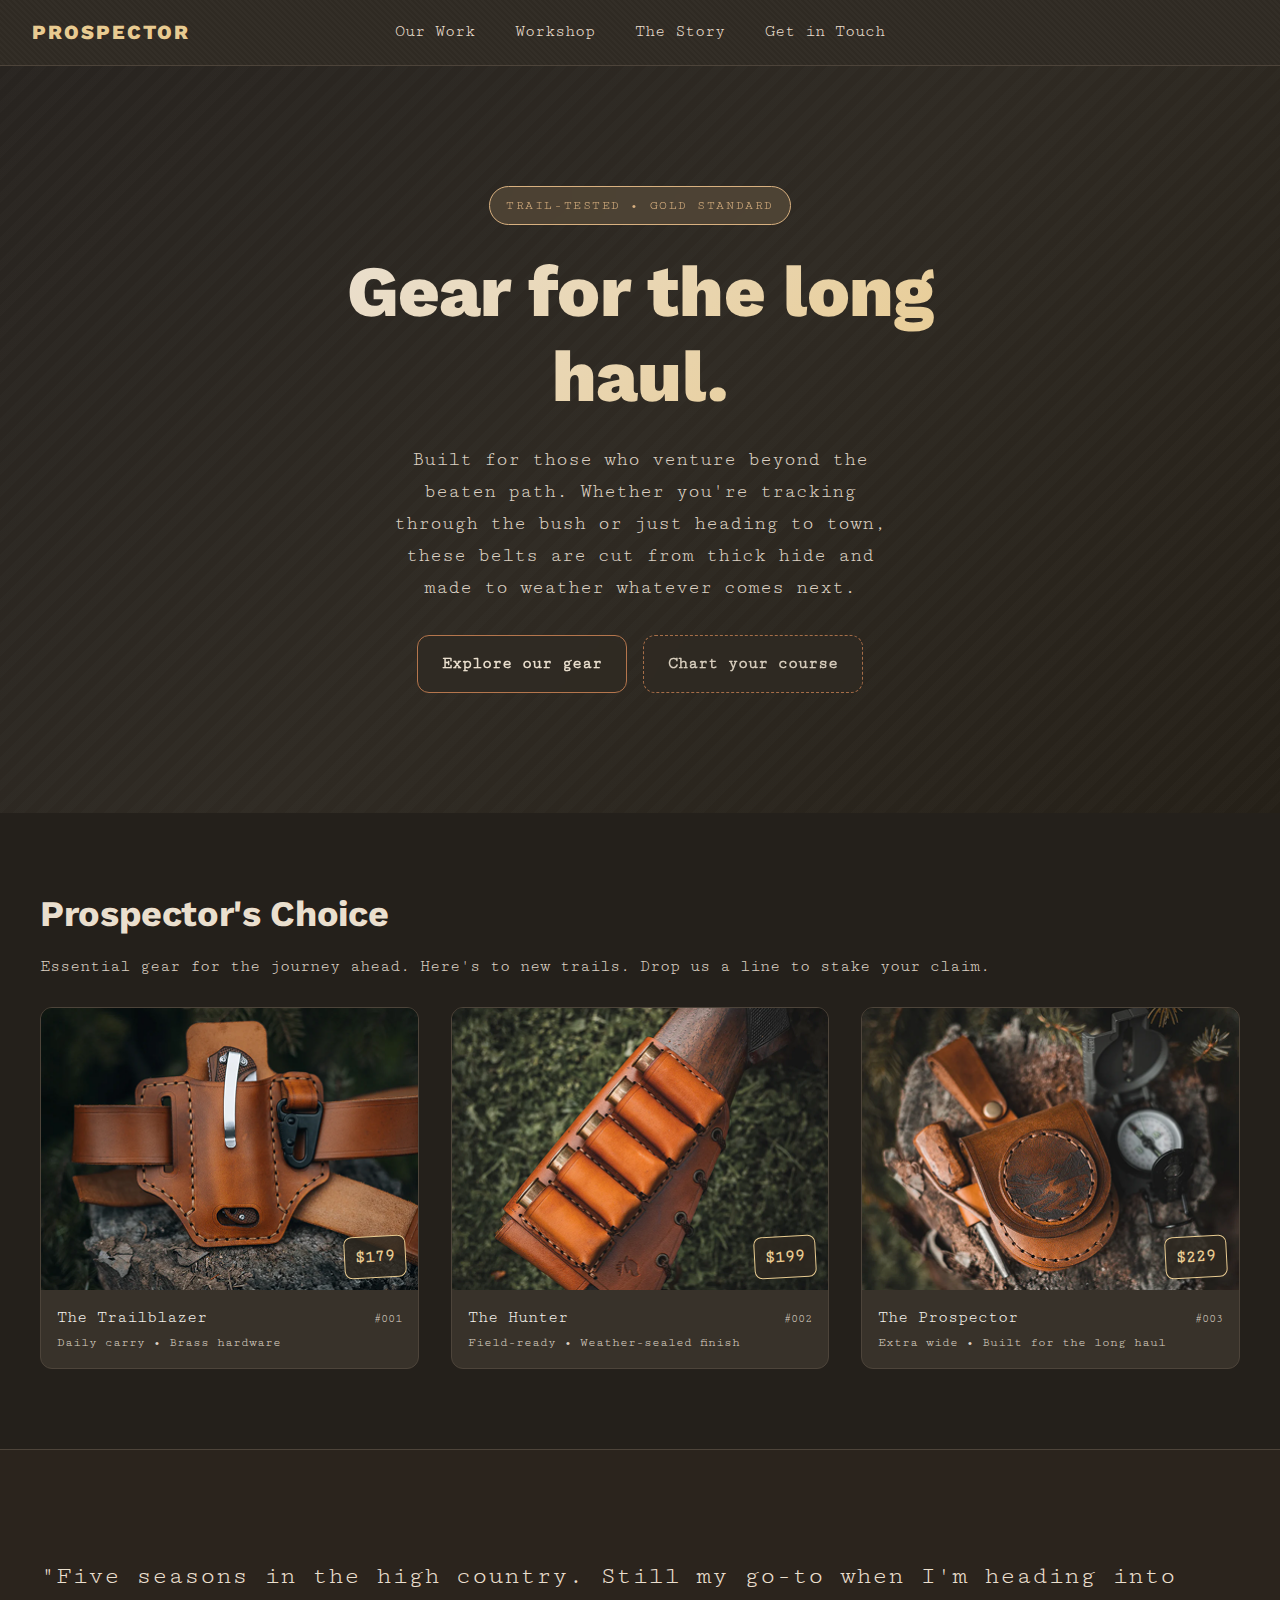
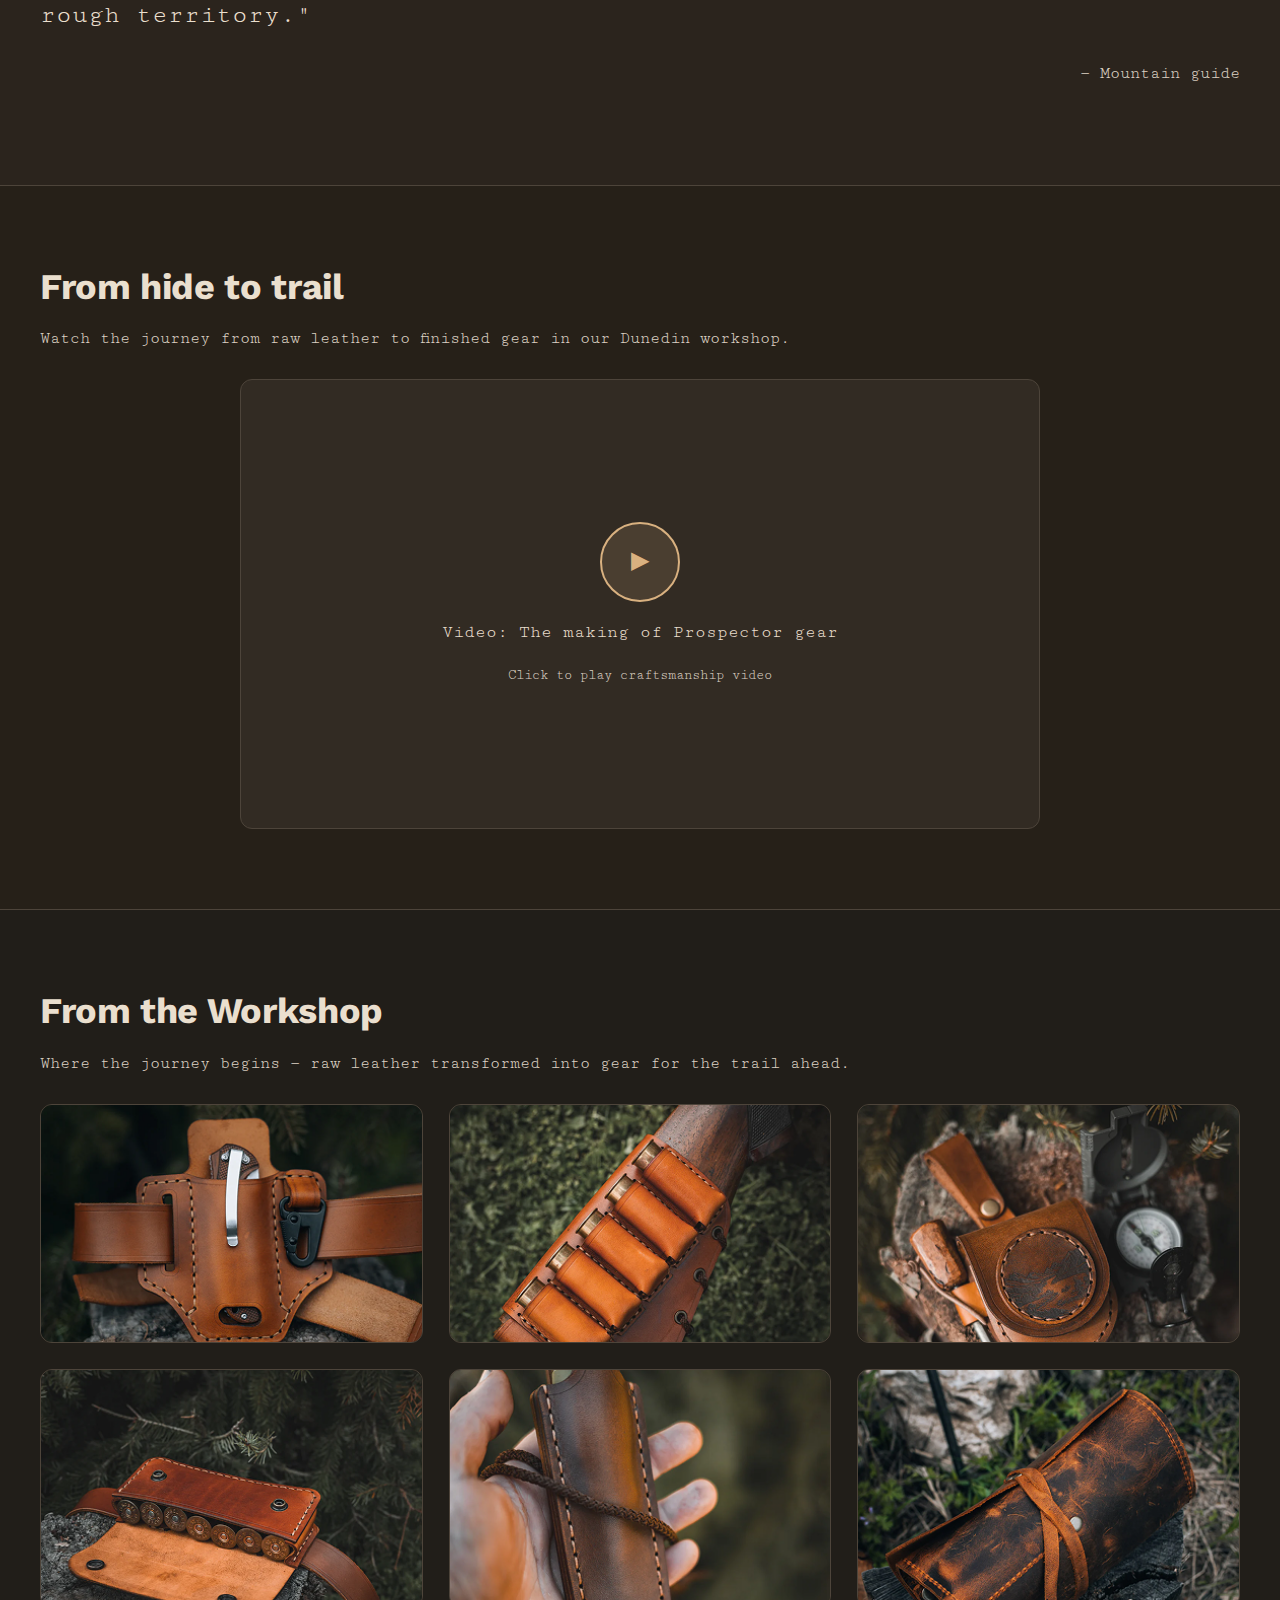
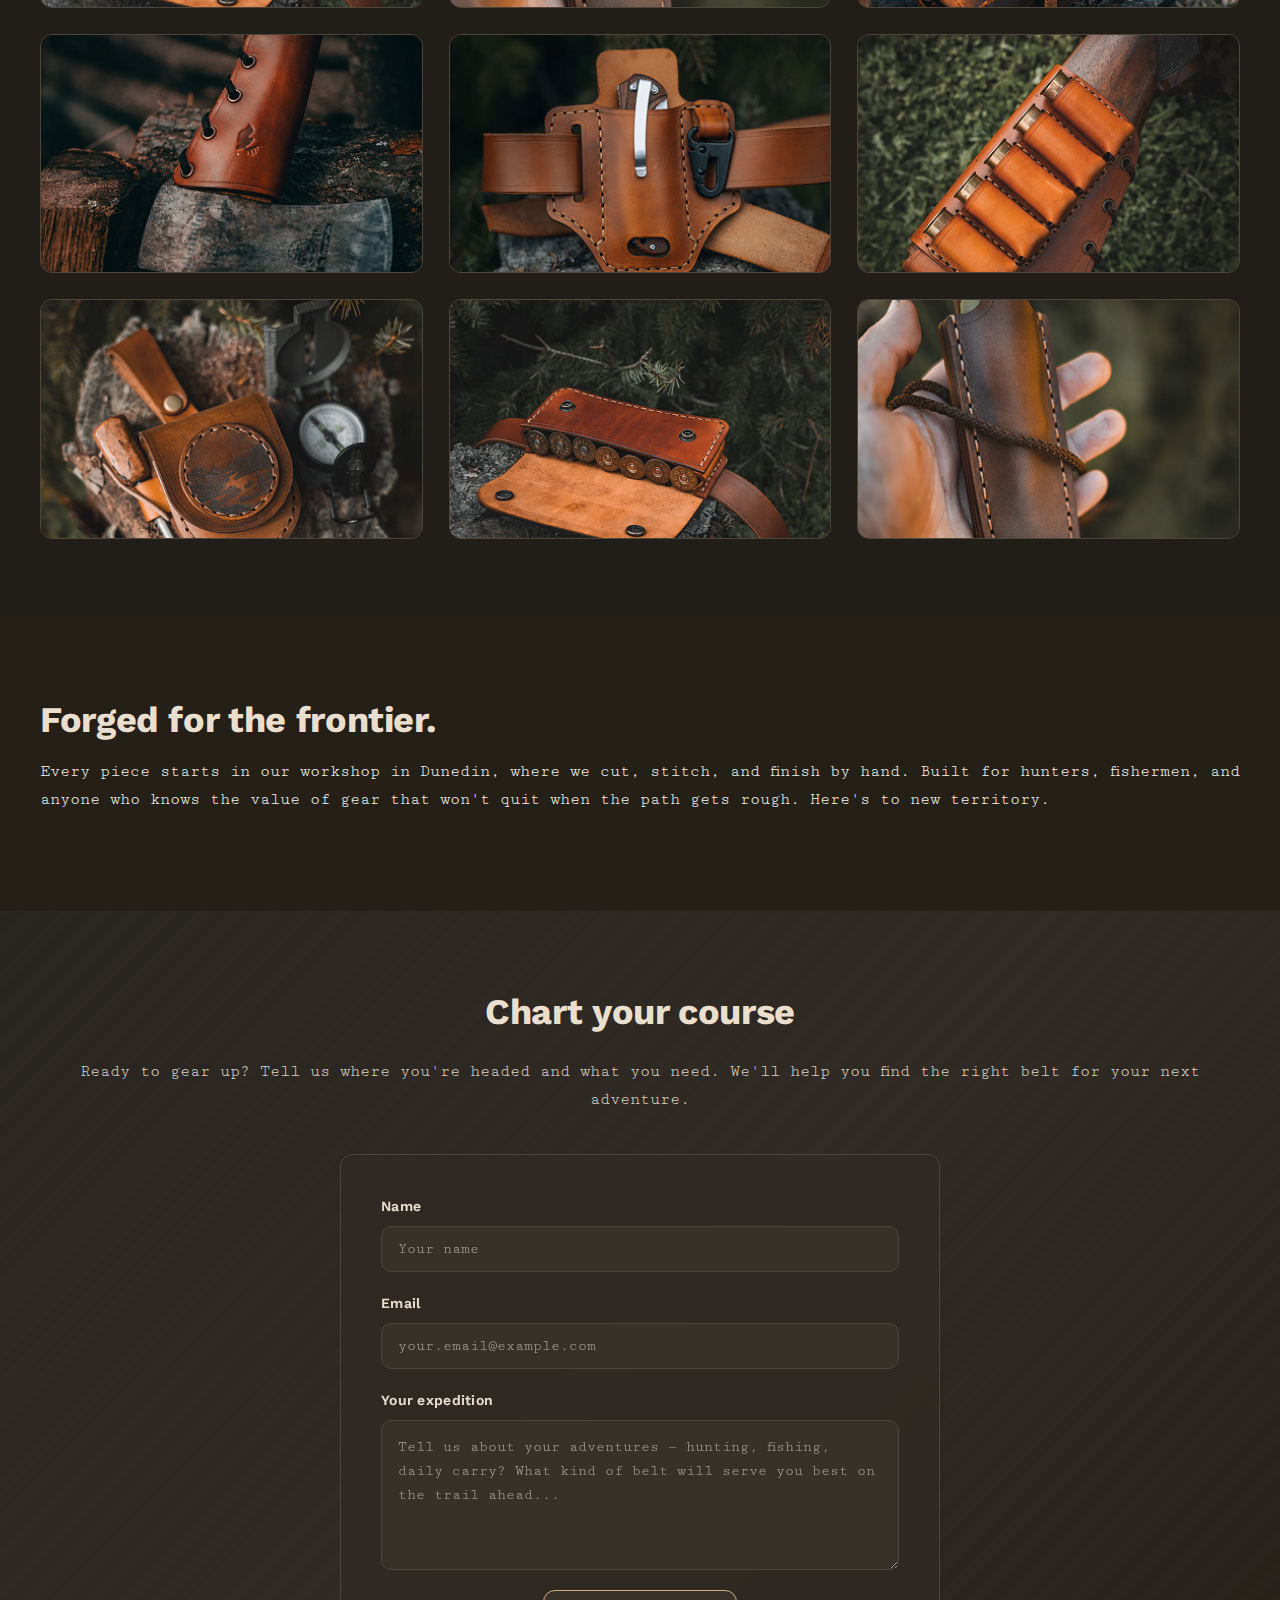
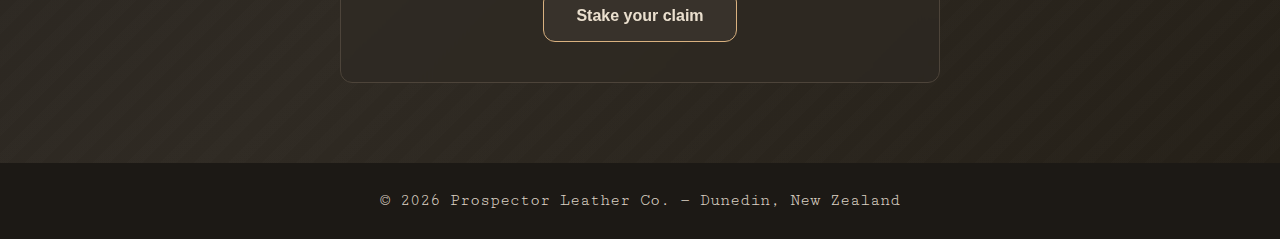
<file: index.html>
<!doctype html>
<html lang="en">
<head>
  <meta charset="utf-8" />
  <meta name="viewport" content="width=device-width, initial-scale=1" />
  <title>Prospector Leather Co. — Gear that wears in, not out.</title>
  <meta name="description" content="High-end, hard-wearing leather belts made in Dunedin, NZ. No gimmicks. Built to last." />
  <meta property="og:title" content="Prospector Leather Co." />
  <meta property="og:description" content="High-end, hard-wearing leather belts made in Dunedin, NZ." />
  <meta property="og:type" content="website" />
  <meta property="og:url" content="https://prospector.nz/" />
  <meta property="og:image" content="/og-image.jpg" />
  <meta name="twitter:card" content="summary_large_image" />

  <link rel="preconnect" href="https://fonts.googleapis.com">
  <link rel="preconnect" href="https://fonts.gstatic.com" crossorigin>
  <link href="https://fonts.googleapis.com/css2?family=Cutive+Mono&family=Work+Sans:wght@600;800&display=swap" rel="stylesheet">

  <style>

    :root{
      --ink:#f5f3ed;
      --ink-muted:#ddd2c4;
      --bg:#211e19;
      --panel:#2f2a23;
      --border:#4d443a;
      --brand:#527a55;
      --accent:#d9b180;
      --gold:#e8cb91;
      --rust:#b5764d;
      --sand:#eadfce;
      --sidebar: 300px;
      --maxw: 1200px;
      --radius: 12px;
      --gap: clamp(14px,2.8vw,26px);
      --gutter: 32px;
    }
    *{box-sizing:border-box}
    html,body{height:100%}
    html{scroll-behavior:smooth}
    body{
      margin:0;
      background:var(--bg);
      color:var(--ink);
      font-size:17px;
      font-family:"Cutive Mono", ui-monospace, SFMono-Regular, Menlo, Consolas, monospace;
      line-height:1.65;
    }

    .topo{ background: var(--panel); }

    .app{min-height:100dvh}
    nav.sidebar{position:sticky;top:0;z-index:50;width:100%;border-bottom:1px solid var(--border);display:flex;background-image:repeating-linear-gradient(45deg,transparent,transparent 2px,rgba(255,255,255,.02) 2px,rgba(255,255,255,.02) 4px)}
    .sidebar-inner{display:flex;align-items:center;width:100%;padding:1rem var(--gutter);gap:20px;position:relative}
    .brand{order:1}
    .logo-text{font-family:"Work Sans", system-ui, sans-serif;font-weight:800;font-size:20px;letter-spacing:0.1em;color:var(--gold);text-transform:uppercase}
    .nav{display:flex;gap:8px;margin:0;position:absolute;left:50%;transform:translateX(-50%)}
    .nav a{color:var(--sand);text-decoration:none;padding:10px 16px;border-radius:10px;white-space:nowrap}
    .nav a:hover,.nav a:focus-visible{background:#3a332b;outline:none}
    .nav a[aria-current="page"]{background:transparent}
    .cta{background:transparent;color:var(--accent)}
    .sidebar-footer{display:none}
    .enquire-sticky{display:none}


    main{margin-left:0;}

    section{padding:clamp(40px,8vw,80px) 20px}
    .wrap{max-width:var(--maxw);margin:0 auto}
    h1,h2{font-family:"Work Sans", system-ui, sans-serif;margin:0 0 8px;line-height:1.18;letter-spacing:-0.01em;color:var(--sand)}
    h1{font-size:clamp(28px,4.6vw,56px)}
    h2{font-size:clamp(22px,3.2vw,36px)}
    .muted{color:var(--ink-muted)}

    .hero{padding:clamp(60px,10vw,120px) 20px;background:linear-gradient(135deg, #282420 0%, #2f2a23 50%, #252018 100%);position:relative;overflow:hidden}
    .hero::before{content:'';position:absolute;inset:0;background-image:repeating-linear-gradient(-45deg,transparent,transparent 8px,rgba(255,255,255,.01) 8px,rgba(255,255,255,.01) 16px);pointer-events:none}


    .hero .wrap{max-width:800px;text-align:center;position:relative;z-index:5}
    .hero-copy{display:flex;flex-direction:column;align-items:center;gap:clamp(16px,3vw,24px)}
    .hero-copy .tag{display:inline-block;font-size:13px;letter-spacing:.12em;text-transform:uppercase;color:var(--accent);background:rgba(217,177,128,.18);padding:8px 16px;border:1px solid var(--accent);border-radius:999px;backdrop-filter:blur(10px)}
    .hero-copy h1{max-width:600px;margin:0;font-size:clamp(36px,6vw,72px);font-weight:800;background:linear-gradient(135deg, var(--sand) 0%, var(--gold) 100%);-webkit-background-clip:text;-webkit-text-fill-color:transparent;background-clip:text}
    .hero-copy p{margin:0;max-width:500px;font-size:clamp(16px,2.2vw,20px);color:var(--ink-muted);line-height:1.6}
    .actions{display:flex;gap:16px;justify-content:center;flex-wrap:wrap;margin-top:8px}
    .btn{display:inline-flex;align-items:center;gap:10px;padding:14px 24px;border-radius:var(--radius);border:1px solid var(--rust);background:rgba(47,42,35,.8);color:var(--sand);text-decoration:none;font-weight:600;backdrop-filter:blur(10px);transition:all 0.2s ease}
    .btn:hover,.btn:focus-visible{border-color:var(--accent);background:rgba(47,42,35,.95);transform:translateY(-1px);outline:none}
    .btn.secondary{border-style:dashed;opacity:.9}

    .products{background:#24201b}
    .products .grid{display:grid;grid-template-columns:repeat(12,1fr);gap:calc(var(--gap) + 6px)}
    .card{grid-column:span 12;background:#38322a;border:1px solid var(--border);border-radius:var(--radius);overflow:hidden}
    .media{aspect-ratio:4/3;background:#322b23;display:grid;place-items:center;color:#7e857f;position:relative;overflow:hidden}
    .media img{width:100%;height:100%;object-fit:cover;transition:transform 0.3s ease}
    .card:hover .media img{transform:scale(1.05)}
    .stamp{position:absolute;bottom:12px;right:12px;padding:6px 10px;border:1px solid var(--gold);color:var(--gold);font-weight:800;border-radius:8px;transform:rotate(-3deg);background:rgba(47,41,33,.85);z-index:2}
    .body{display:flex;justify-content:space-between;gap:12px;padding:14px 16px;align-items:baseline}
    .meta{font-size:13px}
    .code{font-size:12px;color:var(--ink-muted)}

    .band{background:#2b241d;border-block:1px solid var(--border)}
    .quote{font-size:clamp(18px,2.4vw,26px);line-height:1.5;color:var(--sand)}
    .attribution{color:var(--ink-muted);text-align:right}

    .video-section{background:#262018;border-bottom:1px solid var(--border)}
    .video-container{margin-top:var(--gap)}
    .video-placeholder{
      aspect-ratio:16/9;
      background:#322b23;
      border:1px solid var(--border);
      border-radius:var(--radius);
      display:flex;
      flex-direction:column;
      align-items:center;
      justify-content:center;
      gap:16px;
      cursor:pointer;
      transition:all 0.3s ease;
      position:relative;
      overflow:hidden;
      max-width:800px;
      margin:0 auto;
    }
    .video-placeholder:hover{
      border-color:var(--accent);
      background:#3a332b;
      transform:translateY(-2px);
    }
    .play-button{
      width:80px;
      height:80px;
      background:rgba(217,177,128,.15);
      border:2px solid var(--accent);
      border-radius:50%;
      display:flex;
      align-items:center;
      justify-content:center;
      font-size:24px;
      color:var(--accent);
      transition:all 0.3s ease;
    }
    .video-placeholder:hover .play-button{
      background:rgba(217,177,128,.25);
      transform:scale(1.1);
    }
    .video-placeholder p{
      margin:0;
      font-size:18px;
      color:var(--sand);
    }
    .video-placeholder small{
      margin:0;
      font-size:14px;
    }

    .gallery{background:none}
    .gallery-grid{display:grid;grid-template-columns:repeat(3,1fr);gap:var(--gap)}
    .shot{aspect-ratio:16/10;background:#322b23;border:1px solid var(--border);border-radius:var(--radius);display:grid;place-items:center;color:#a89f91;overflow:hidden;cursor:pointer;transition:transform 0.2s ease}
    .shot img{width:100%;height:100%;object-fit:cover;transition:transform 0.3s ease}
    .shot:hover{transform:translateY(-4px)}
    .shot:hover img{transform:scale(1.1)}

    .about{background:#242018}

    .contact{background:linear-gradient(135deg, #282420 0%, #2f2a23 50%, #252018 100%);position:relative}
    .contact::before{content:'';position:absolute;inset:0;background-image:repeating-linear-gradient(-45deg,transparent,transparent 12px,rgba(255,255,255,.008) 12px,rgba(255,255,255,.008) 24px);pointer-events:none}
    .contact .wrap{position:relative;z-index:1}
    .contact h2{text-align:center;margin-bottom:clamp(16px,3vw,24px)}
    .contact p{text-align:center;margin-bottom:clamp(24px,4vw,40px)}
    
    .enquiry-form{max-width:600px;margin:0 auto;background:rgba(47,42,35,.6);padding:clamp(24px,4vw,40px);border-radius:var(--radius);border:1px solid var(--border);backdrop-filter:blur(10px)}
    .form-group{display:flex;flex-direction:column;gap:8px;margin-bottom:20px}
    .form-group label{font-family:"Work Sans", system-ui, sans-serif;font-weight:600;color:var(--sand);font-size:14px;letter-spacing:0.02em}
    .form-group input,.form-group textarea{padding:14px 16px;border-radius:10px;border:1px solid var(--border);background:rgba(58,52,44,.8);color:var(--ink);font-family:"Cutive Mono", ui-monospace, monospace;font-size:15px;transition:all 0.2s ease}
    .form-group input:focus,.form-group textarea:focus{outline:none;border-color:var(--accent);background:rgba(58,52,44,.95);box-shadow:0 0 0 3px rgba(217,177,128,.1)}
    .form-group textarea{resize:vertical;min-height:120px;line-height:1.6}
    .form-group input::placeholder,.form-group textarea::placeholder{color:var(--ink-muted);opacity:0.7}
    
    .form-submit{text-align:center;margin-top:8px}
    .form-submit .btn{font-size:16px;padding:16px 32px;background:rgba(58,52,44,.9);border-color:var(--accent)}

    footer{padding:24px 16px;color:var(--ink-muted);text-align:center;background:#1c1915}


    @media (min-width: 760px){
      .card{grid-column:span 4}
    }
    @media (max-width: 980px){
      .sidebar-inner{padding:0.75rem 20px;gap:12px}
      .logo-text{font-size:18px}
      .nav{gap:4px}
      .nav a{padding:8px 12px;font-size:15px}
      .hero{padding:clamp(50px,8vw,100px) 20px}
      .actions{gap:12px}
      .enquiry-form{padding:clamp(20px,3vw,32px)}
      .form-group input,.form-group textarea{font-size:16px}
      .mobile-cta{position:fixed;bottom:12px;right:12px;z-index:60}
    }
    @media (max-width: 768px){
      .sidebar-inner{flex-wrap:wrap;justify-content:center;gap:8px}
      .brand{order:1;flex-basis:100%;text-align:center}
      .nav{order:2;flex-wrap:wrap;justify-content:center;position:static;transform:none}
      .nav a{padding:8px 12px;font-size:14px}
    }
    @media (max-width: 640px){
      .sidebar-inner{padding:0.75rem 16px}
      .logo-text{font-size:16px}
      .gallery-grid{grid-template-columns:repeat(2,1fr)}
    }
    @media (max-width: 480px){
      .gallery-grid{grid-template-columns:1fr}
    }
  </style>
</head>
<body>
  <div class="app">
    <nav class="sidebar topo" aria-label="Primary">
      <div class="sidebar-inner">
        <div class="brand">
          <div class="logo-text">PROSPECTOR</div>
        </div>
        <div class="nav">
          <a href="#products" aria-current="page">Our Work</a>
          <a href="#gallery">Workshop</a>
          <a href="#about">The Story</a>
          <a class="cta" href="#contact">Get in Touch</a>
        </div>
        <div class="enquire-sticky"><a class="btn" href="#contact">Enquire to order</a></div>
        <div class="sidebar-footer">Dunedin, Aotearoa NZ<br/>Built in small batches</div>
      </div>
    </nav>


    <main id="home">
      <section class="hero" aria-label="Hero">
        <div class="wrap">
          <div class="hero-copy">
            <span class="tag">Trail-tested • Gold standard</span>
            <h1>Gear for the long haul.</h1>
            <p>Built for those who venture beyond the beaten path. Whether you're tracking through the bush or just heading to town, these belts are cut from thick hide and made to weather whatever comes next.</p>
            <div class="actions">
              <a class="btn" href="#products">Explore our gear</a>
              <a class="btn secondary" href="#contact">Chart your course</a>
            </div>
          </div>
        </div>
      </section>

      <section id="products" class="products">
        <div class="wrap">
          <h2>Prospector's Choice</h2>
          <p class="muted">Essential gear for the journey ahead. Here's to new trails. Drop us a line to stake your claim.</p>
          <div class="grid products-grid" style="margin-top:var(--gap)">
            <article class="card">
              <a href="trailblazer.html" style="text-decoration:none;color:inherit;display:block">
                <div class="media">
                  <img src="images/product shots/001.png" alt="The Trailblazer - Daily carry leather belt with brass hardware" />
                  <div class="stamp">$179</div>
                </div>
                <div class="body">
                  <div>
                    <div>The Trailblazer</div>
                    <div class="meta muted">Daily carry • Brass hardware</div>
                  </div>
                  <div class="code">#001</div>
                </div>
              </a>
            </article>
            <article class="card">
              <a href="hunter.html" style="text-decoration:none;color:inherit;display:block">
                <div class="media">
                  <img src="images/product shots/002.png" alt="The Hunter - Field-ready leather knife sheath with weather-sealed finish" />
                  <div class="stamp">$199</div>
                </div>
                <div class="body">
                  <div>
                    <div>The Hunter</div>
                    <div class="meta muted">Field-ready • Weather-sealed finish</div>
                  </div>
                  <div class="code">#002</div>
                </div>
              </a>
            </article>
            <article class="card">
              <a href="prospector.html" style="text-decoration:none;color:inherit;display:block">
                <div class="media">
                  <img src="images/product shots/003.png" alt="The Prospector - Heavy-duty leather ammo pouch built for the long haul" />
                  <div class="stamp">$229</div>
                </div>
                <div class="body">
                  <div>
                    <div>The Prospector</div>
                    <div class="meta muted">Extra wide • Built for the long haul</div>
                  </div>
                  <div class="code">#003</div>
                </div>
              </a>
            </article>
          </div>
        </div>
      </section>

      <section class="band" aria-label="Testimonial">
        <div class="wrap">
          <p class="quote">"Five seasons in the high country. Still my go-to when I'm heading into rough territory."</p>
          <p class="attribution">— Mountain guide</p>
        </div>
      </section>

      <section class="video-section">
        <div class="wrap">
          <h2>From hide to trail</h2>
          <p class="muted">Watch the journey from raw leather to finished gear in our Dunedin workshop.</p>
          <div class="video-container">
            <div class="video-placeholder">
              <div class="play-button">▶</div>
              <p>Video: The making of Prospector gear</p>
              <small class="muted">Click to play craftsmanship video</small>
            </div>
          </div>
        </div>
      </section>

      <section id="gallery" class="gallery">
        <div class="wrap">
          <h2>From the Workshop</h2>
          <p class="muted">Where the journey begins — raw leather transformed into gear for the trail ahead.</p>
          <div class="gallery-grid" style="margin-top:var(--gap)">
            <div class="shot">
              <img src="images/workshop shots/001.png" alt="Workshop process - leather crafting in action" />
            </div>
            <div class="shot">
              <img src="images/workshop shots/002.png" alt="Outdoors in use - belt in natural environment" />
            </div>
            <div class="shot">
              <img src="images/workshop shots/003.png" alt="Leather detail - close-up of craftsmanship" />
            </div>
            <div class="shot">
              <img src="images/workshop shots/004.png" alt="Workshop texture and branding details" />
            </div>
            <div class="shot">
              <img src="images/workshop shots/005.png" alt="Process closeup - hands at work" />
            </div>
            <div class="shot">
              <img src="images/workshop shots/006.png" alt="Farm wear - belt in working environment" />
            </div>
            <div class="shot">
              <img src="images/workshop shots/007.png" alt="Edge detail - precision leather work" />
            </div>
            <div class="shot">
              <img src="images/workshop shots/008.png" alt="Tools of trade - leather working tools" />
            </div>
            <div class="shot">
              <img src="images/workshop shots/009.png" alt="Leather rolls - raw materials" />
            </div>
            <div class="shot">
              <img src="images/workshop shots/010.png" alt="Bench work - crafting station" />
            </div>
            <div class="shot">
              <img src="images/workshop shots/011.png" alt="Finished belts - completed products" />
            </div>
            <div class="shot">
              <img src="images/workshop shots/012.png" alt="Belt in field - real world use" />
            </div>
          </div>
        </div>
      </section>

      <section id="about" class="about">
        <div class="wrap">
          <h2>Forged for the frontier.</h2>
          <p>Every piece starts in our workshop in Dunedin, where we cut, stitch, and finish by hand. Built for hunters, fishermen, and anyone who knows the value of gear that won't quit when the path gets rough. Here's to new territory.</p>
        </div>
      </section>

      <section id="contact" class="contact">
        <div class="wrap">
          <h2>Chart your course</h2>
          <p class="muted">Ready to gear up? Tell us where you're headed and what you need. We'll help you find the right belt for your next adventure.</p>
          <form name="enquiry" method="post" action="#" class="enquiry-form">
            <div class="form-group">
              <label for="name">Name</label>
              <input type="text" id="name" name="name" placeholder="Your name" required />
            </div>
            <div class="form-group">
              <label for="email">Email</label>
              <input type="email" id="email" name="email" placeholder="your.email@example.com" required />
            </div>
            <div class="form-group">
              <label for="message">Your expedition</label>
              <textarea id="message" name="message" placeholder="Tell us about your adventures — hunting, fishing, daily carry? What kind of belt will serve you best on the trail ahead..." rows="5"></textarea>
            </div>
            <div class="form-submit">
              <button class="btn" type="submit">Stake your claim</button>
            </div>
          </form>
        </div>
      </section>

      <footer>
        © <span id="y"></span> Prospector Leather Co. — Dunedin, New Zealand
      </footer>
    </main>

    <a class="btn mobile-cta" href="#contact" style="display:none">Chart your course</a>
  </div>

  <script>
    document.getElementById('y').textContent = new Date().getFullYear();
    const mcta = document.querySelector('.mobile-cta');
    const mq = window.matchMedia('(max-width: 980px)');
    function toggleCTA(e){ mcta.style.display = e.matches ? 'inline-flex' : 'none'; }
    toggleCTA(mq); mq.addEventListener('change', toggleCTA);

    // Enhanced scroll animations
    const navLinks = document.querySelectorAll('.nav a[href^="#"]');
    const sections = document.querySelectorAll('section[id]');

    // Smooth scroll with offset for sticky navbar
    navLinks.forEach(link => {
      link.addEventListener('click', (e) => {
        e.preventDefault();
        const targetId = link.getAttribute('href').substring(1);
        const targetSection = document.getElementById(targetId);
        
        if (targetSection) {
          const navbarHeight = document.querySelector('nav.sidebar').offsetHeight;
          const targetPosition = targetSection.offsetTop - navbarHeight - 20;
          
          window.scrollTo({
            top: targetPosition,
            behavior: 'smooth'
          });
          
          // Update active state
          navLinks.forEach(l => l.removeAttribute('aria-current'));
          link.setAttribute('aria-current', 'page');
        }
      });
    });

    // Update active nav on scroll
    function updateActiveNav() {
      const navbarHeight = document.querySelector('nav.sidebar').offsetHeight;
      const scrollPos = window.scrollY + navbarHeight + 100;
      
      sections.forEach(section => {
        const sectionTop = section.offsetTop;
        const sectionHeight = section.offsetHeight;
        const sectionId = section.getAttribute('id');
        
        if (scrollPos >= sectionTop && scrollPos < sectionTop + sectionHeight) {
          navLinks.forEach(link => link.removeAttribute('aria-current'));
          const activeLink = document.querySelector(`.nav a[href="#${sectionId}"]`);
          if (activeLink) {
            activeLink.setAttribute('aria-current', 'page');
          }
        }
      });
    }

    window.addEventListener('scroll', updateActiveNav);
    updateActiveNav(); // Set initial active state

    // No scroll position memory - pages load at top

  </script>
</body>
</html>
</file>
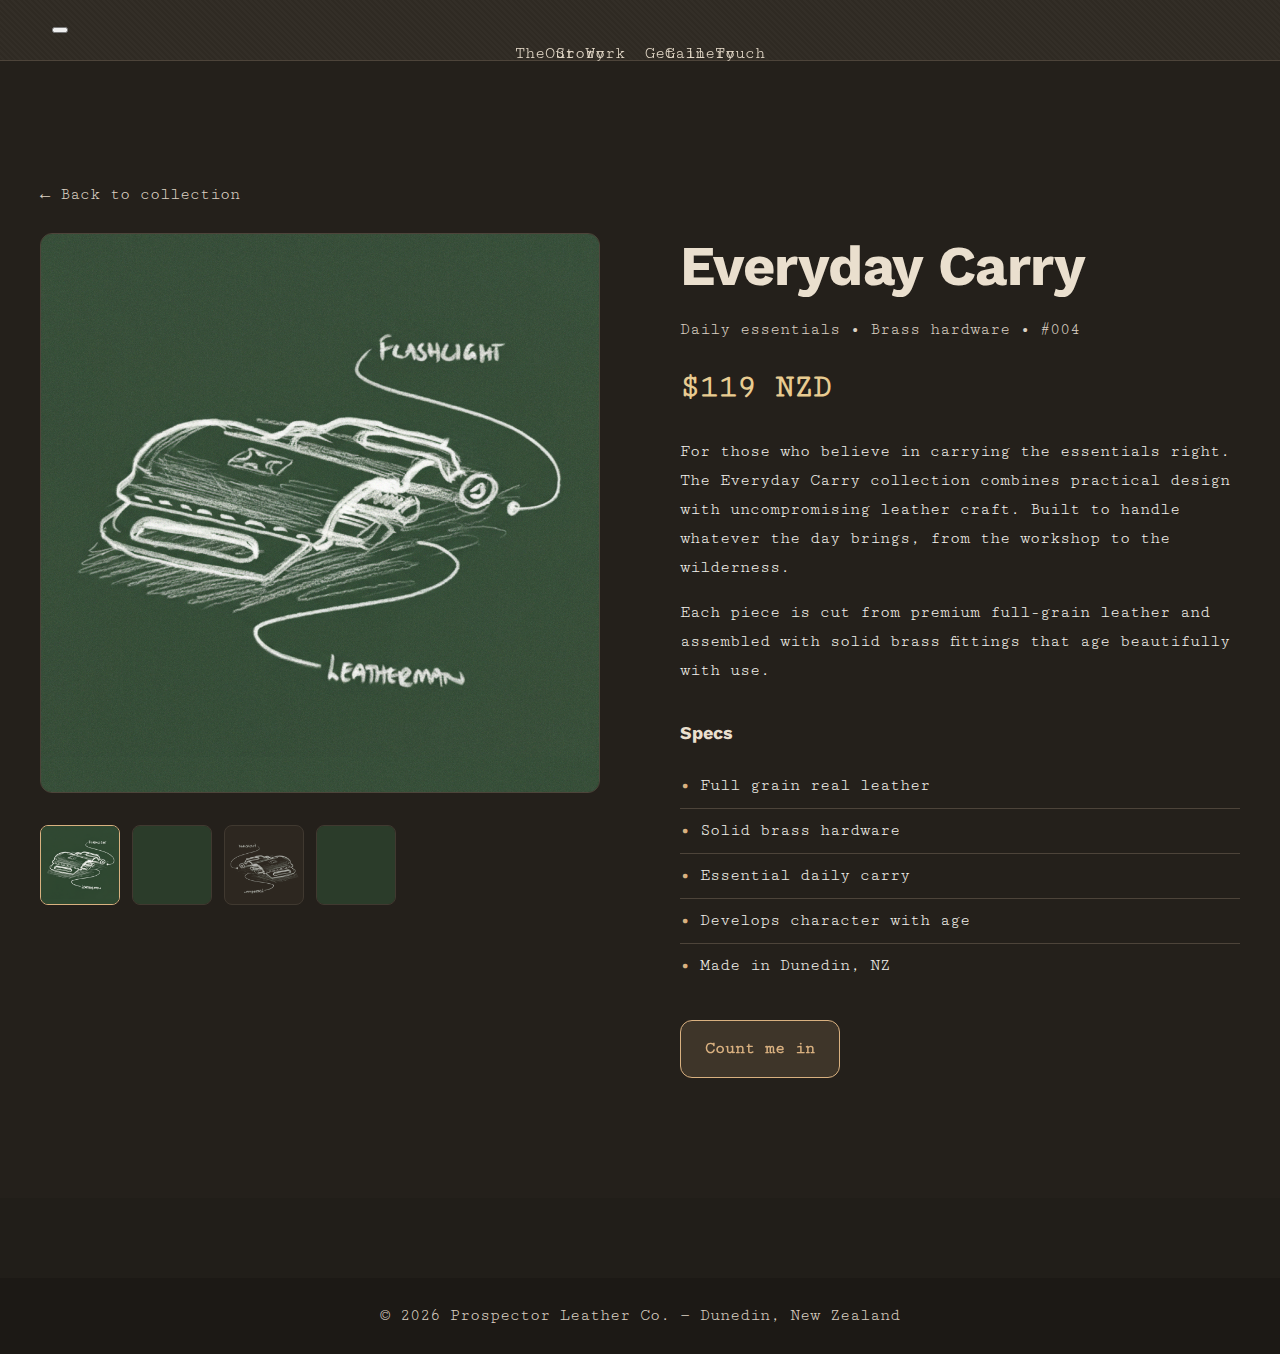
<file: edc.html>
<!doctype html>
<html lang="en">
<head>
  <meta charset="utf-8" />
  <meta name="viewport" content="width=device-width, initial-scale=1" />
  <title>Everyday Carry — Prospector Leather Co.</title>
  <meta name="description" content="Everyday Carry - Essential daily leather with brass hardware. Made in Dunedin, NZ." />

  <link rel="preconnect" href="https://fonts.googleapis.com">
  <link rel="preconnect" href="https://fonts.gstatic.com" crossorigin>
  <link href="https://fonts.googleapis.com/css2?family=Cutive+Mono&family=Work+Sans:wght@600;800&display=swap" rel="stylesheet">

  <style>
    :root{
      --ink:#f5f3ed;
      --ink-muted:#ddd2c4;
      --bg:#211e19;
      --panel:#2f2a23;
      --border:#4d443a;
      --brand:#527a55;
      --accent:#d9b180;
      --gold:#e8cb91;
      --rust:#b5764d;
      --sand:#eadfce;
      --sidebar: 300px;
      --maxw: 1200px;
      --radius: 12px;
      --gap: clamp(14px,2.8vw,26px);
      --gutter: 32px;
    }
    *{box-sizing:border-box}
    html,body{height:100%}
    html{scroll-behavior:smooth}
    body{
      margin:0;
      background:var(--bg);
      color:var(--ink);
      font-size:17px;
      font-family:"Cutive Mono", ui-monospace, SFMono-Regular, Menlo, Consolas, monospace;
      line-height:1.65;
    }

    .topo{ background: var(--panel); }
    .app{min-height:100dvh}
    nav.sidebar{position:sticky;top:0;z-index:50;width:100%;border-bottom:1px solid var(--border);display:flex;background-image:repeating-linear-gradient(45deg,transparent,transparent 2px,rgba(255,255,255,.02) 2px,rgba(255,255,255,.02) 4px)}
    .sidebar-inner{display:flex;align-items:center;width:100%;padding:1rem var(--gutter);gap:20px;position:relative}
    .brand{order:1}
    .logo-text{font-family:"Work Sans", system-ui, sans-serif;font-weight:800;font-size:20px;letter-spacing:0.1em;color:var(--gold);text-transform:uppercase}
    .nav{display:flex;gap:8px;margin:0;position:absolute;left:50%;transform:translateX(-50%)}
    .nav a{color:var(--sand);text-decoration:none;padding:10px 16px;border-radius:10px;white-space:nowrap}
    .nav a:hover,.nav a:focus-visible{background:#3a332b;outline:none}
    .nav a[aria-current="page"]{background:transparent}
    .cta{background:transparent;color:var(--accent)}

    main{margin-left:0;}
    section{padding:clamp(40px,8vw,80px) 20px}
    .wrap{max-width:var(--maxw);margin:0 auto}
    h1,h2{font-family:"Work Sans", system-ui, sans-serif;margin:0 0 8px;line-height:1.18;letter-spacing:-0.01em;color:var(--sand)}
    h1{font-size:clamp(28px,4.6vw,56px)}
    h2{font-size:clamp(22px,3.2vw,36px)}
    .muted{color:var(--ink-muted)}

    .product-hero{padding:clamp(60px,10vw,120px) 20px;background:#24201b;position:relative;overflow:hidden}
    .product-hero .wrap{position:relative;z-index:5}

    .product-grid{display:grid;grid-template-columns:1fr 1fr;gap:clamp(40px,8vw,80px);align-items:start}
    .product-images{display:flex;flex-direction:column;gap:16px}
    .product-image{aspect-ratio:1;background:#322b23;border:1px solid var(--border);border-radius:var(--radius);overflow:hidden;display:grid;place-items:center;cursor:pointer;transition:all 0.2s ease;position:relative}
    .product-image::before{content:'';position:absolute;inset:0;background-image:url("data:image/svg+xml,%3Csvg viewBox='0 0 400 400' xmlns='http://www.w3.org/2000/svg'%3E%3Cfilter id='noiseFilter'%3E%3CfeTurbulence type='fractalNoise' baseFrequency='2.5' numOctaves='4' stitchTiles='stitch'/%3E%3C/filter%3E%3Crect width='100%25' height='100%25' filter='url(%23noiseFilter)' opacity='0.12'/%3E%3C/svg%3E");pointer-events:none;z-index:2}
    .product-image:hover{border-color:var(--accent);transform:translateY(-2px)}
    .product-image img{width:100%;height:100%;object-fit:cover;transition:all 0.4s cubic-bezier(0.4, 0, 0.2, 1);position:absolute;top:0;left:0}
    .product-image:hover img{transform:scale(1.05)}

    /* Directional slide animations */
    .product-image img.slide-out-left{transform:translateX(-100%);opacity:0}
    .product-image img.slide-out-right{transform:translateX(100%);opacity:0}
    .product-image img.slide-out-up{transform:translateY(-100%);opacity:0}
    .product-image img.slide-out-down{transform:translateY(100%);opacity:0}

    .product-image img.slide-in-left{transform:translateX(-100%);opacity:0}
    .product-image img.slide-in-right{transform:translateX(100%);opacity:0}
    .product-image img.slide-in-up{transform:translateY(-100%);opacity:0}
    .product-image img.slide-in-down{transform:translateY(100%);opacity:0}

    .product-image img.active{transform:translateX(0) translateY(0);opacity:1}
    .product-thumbnails{display:flex;gap:12px;margin-top:16px}
    .thumbnail{width:80px;height:80px;background:#322b23;border:1px solid var(--border);border-radius:8px;overflow:hidden;cursor:pointer;transition:all 0.2s ease;opacity:0.7}
    .thumbnail:hover,.thumbnail.active{border-color:var(--accent);opacity:1}
    .thumbnail img{width:100%;height:100%;object-fit:cover}

    .product-info h1{margin-bottom:16px}
    .product-price{font-size:clamp(24px,3vw,32px);color:var(--gold);font-weight:800;margin:16px 0 24px}
    .product-description{margin-bottom:32px;line-height:1.7}
    .product-features{margin:32px 0}
    .product-features h3{color:var(--sand);font-family:"Work Sans", system-ui, sans-serif;font-size:18px;margin-bottom:16px}
    .product-features ul{list-style:none;padding:0;margin:0}
    .product-features li{padding:8px 0;border-bottom:1px solid var(--border);position:relative;padding-left:20px}
    .product-features li:before{content:'•';color:var(--accent);font-weight:bold;position:absolute;left:0}
    .product-features li:last-child{border-bottom:none}

    .btn{display:inline-flex;align-items:center;gap:10px;padding:14px 24px;border-radius:var(--radius);border:1px solid var(--rust);background:rgba(47,42,35,.8);color:var(--sand);text-decoration:none;font-weight:600;backdrop-filter:blur(10px);transition:all 0.2s ease}
    .btn:hover,.btn:focus-visible{border-color:var(--accent);background:rgba(47,42,35,.95);transform:translateY(-1px);outline:none}
    .btn.primary{background:rgba(217,177,128,.15);border-color:var(--accent);color:var(--accent)}

    .back-link{color:var(--ink-muted);text-decoration:none;display:inline-flex;align-items:center;gap:8px;margin-bottom:24px;transition:color 0.2s ease}
    .back-link:hover{color:var(--sand)}

    footer{padding:24px 16px;color:var(--ink-muted);text-align:center;background:#1c1915;margin-top:80px}


    @media (max-width: 768px){
      .product-grid{grid-template-columns:1fr;gap:32px}
      .product-thumbnails{flex-wrap:wrap;justify-content:center}
      .thumbnail{width:70px;height:70px}
      .sidebar-inner{flex-wrap:wrap;justify-content:center;gap:8px}
      .brand{order:1;flex-basis:100%;text-align:center}
      .nav{order:2;flex-wrap:wrap;justify-content:center;position:static;transform:none}
      .nav a{padding:8px 12px;font-size:14px}
    }
  </style>

  <!-- Google tag (gtag.js) -->
  <script async src="https://www.googletagmanager.com/gtag/js?id=G-ZYHPYBESEY"></script>
  <script>
    window.dataLayer = window.dataLayer || [];
    function gtag(){dataLayer.push(arguments);}
    gtag('js', new Date());

    gtag('config', 'G-ZYHPYBESEY');
  </script>
</head>
<body>
  <div class="app">
    <nav class="sidebar topo" aria-label="Primary">
      <div class="sidebar-inner">
        <!-- Navigation will be populated by JavaScript -->
      </div>
    </nav>

    <main>
      <section class="product-hero">
        <div class="wrap">
          <a href="index.html" class="back-link">← Back to collection</a>
          <div class="product-grid">
            <div class="product-images">
              <div class="product-image" id="product-image-container">
                <img id="main-image" src="images/product shots/edc0_01.png" alt="Everyday Carry - Essential daily leather with brass hardware" class="active" />
              </div>
              <div class="product-thumbnails">
                <div class="thumbnail active" onclick="changeImage('images/product shots/edc0_01.png', 0)">
                  <img src="images/product shots/edc0_01.png" alt="EDC main view" />
                </div>
                <div class="thumbnail" onclick="changeImage('images/product shots/edc0_02.png', 1)">
                  <img src="images/product shots/edc0_02.png" alt="EDC detail view" />
                </div>
                <div class="thumbnail" onclick="changeImage('images/product shots/edc0_03.png', 2)">
                  <img src="images/product shots/edc0_03.png" alt="EDC angle view" />
                </div>
                <div class="thumbnail" onclick="changeImage('images/product shots/edc0_04.png', 3)">
                  <img src="images/product shots/edc0_04.png" alt="EDC craftsmanship" />
                </div>
              </div>
            </div>
            <div class="product-info">
              <h1>Everyday Carry</h1>
              <p class="muted">Daily essentials • Brass hardware • #004</p>
              <div class="product-price">$119 NZD</div>
              <div class="product-description">
                <p>For those who believe in carrying the essentials right. The Everyday Carry collection combines practical design with uncompromising leather craft. Built to handle whatever the day brings, from the workshop to the wilderness.</p>
                <p>Each piece is cut from premium full-grain leather and assembled with solid brass fittings that age beautifully with use.</p>
              </div>

              <div class="product-features">
                <h3>Specs</h3>
                <ul>
                  <li>Full grain real leather</li>
                  <li>Solid brass hardware</li>
                  <li>Essential daily carry</li>
                  <li>Develops character with age</li>
                  <li>Made in Dunedin, NZ</li>
                </ul>
              </div>

              <a href="https://guttural-sail-eb8.notion.site/26f95b05408b8065a640e74f73978677?pvs=105" target="_blank" class="btn primary">Count me in</a>
            </div>
          </div>
        </div>
      </section>

      <footer>
        © <span id="y"></span> Prospector Leather Co. — Dunedin, New Zealand
      </footer>
    </main>
  </div>

  <script>
    document.getElementById('y').textContent = new Date().getFullYear();

    let currentImageIndex = 0;
    let isAnimating = false;

    function changeImage(src, newIndex) {
      if (isAnimating || newIndex === currentImageIndex) return;

      isAnimating = true;
      const container = document.getElementById('product-image-container');
      const currentImage = document.getElementById('main-image');

      // Determine animation direction based on thumbnail positions
      const direction = getAnimationDirection(currentImageIndex, newIndex);

      // Create new image element
      const newImage = document.createElement('img');
      newImage.src = src;
      newImage.alt = currentImage.alt;
      newImage.style.zIndex = '1';

      // Position new image off-screen based on direction
      newImage.className = `slide-in-${direction}`;
      container.appendChild(newImage);

      // Force browser to recognize the new image positioning
      newImage.offsetHeight;

      // Start animations
      currentImage.className = `slide-out-${getOppositeDirection(direction)}`;
      newImage.className = 'active';

      // Clean up after animation
      setTimeout(() => {
        container.removeChild(currentImage);
        newImage.id = 'main-image';
        newImage.style.zIndex = '';
        currentImageIndex = newIndex;
        isAnimating = false;
      }, 400);

      // Update active thumbnail
      updateThumbnails(newIndex);
    }

    function getAnimationDirection(currentIndex, newIndex) {
      // Simple left/right based on thumbnail sequence
      if (newIndex > currentIndex) return 'right'; // Moving to a later thumbnail
      if (newIndex < currentIndex) return 'left';  // Moving to an earlier thumbnail

      return 'left'; // fallback
    }

    function getOppositeDirection(direction) {
      const opposites = {
        'left': 'right',
        'right': 'left',
        'up': 'down',
        'down': 'up'
      };
      return opposites[direction];
    }

    function updateThumbnails(activeIndex) {
      const thumbnails = document.querySelectorAll('.thumbnail');
      thumbnails.forEach((thumb, i) => {
        if (i === activeIndex) {
          thumb.classList.add('active');
        } else {
          thumb.classList.remove('active');
        }
      });
    }

    // No page transitions - just normal navigation
  </script>
  <script src="js/script.js"></script>
</body>
</html>
</file>
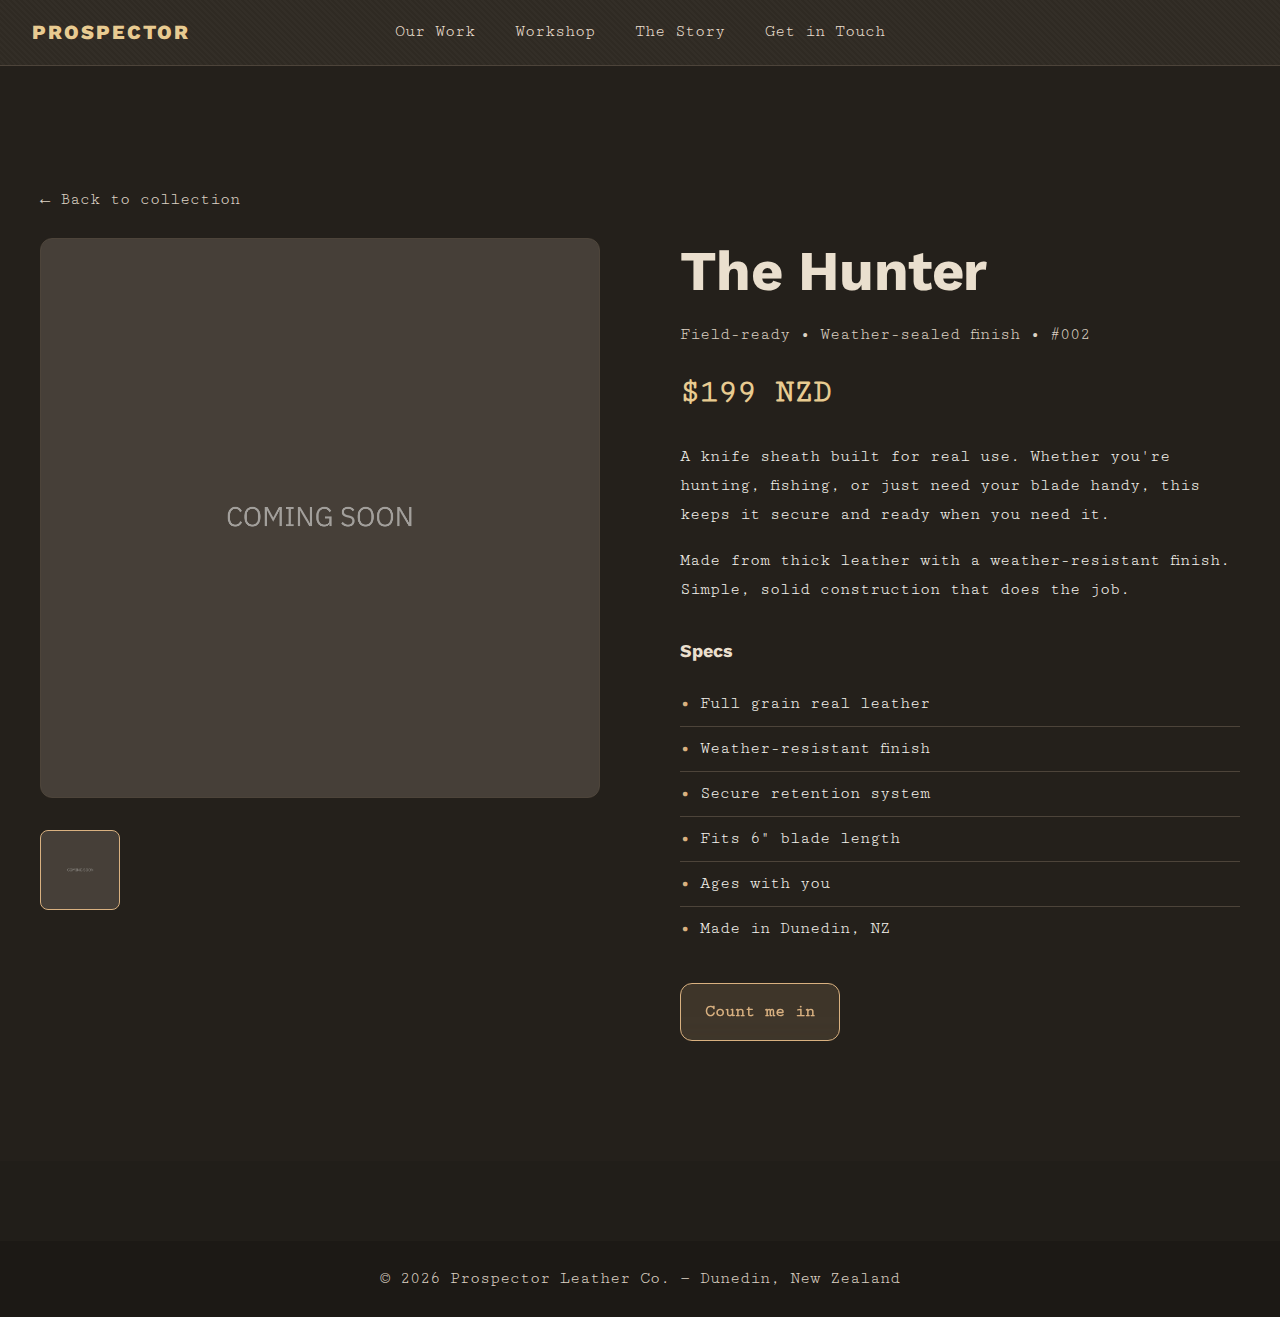
<file: hunter.html>
<!doctype html>
<html lang="en">
<head>
  <meta charset="utf-8" />
  <meta name="viewport" content="width=device-width, initial-scale=1" />
  <title>The Hunter — Prospector Leather Co.</title>
  <meta name="description" content="The Hunter - Premium leather knife sheath with weather-sealed finish. Made in Dunedin, NZ." />
  
  <link rel="preconnect" href="https://fonts.googleapis.com">
  <link rel="preconnect" href="https://fonts.gstatic.com" crossorigin>
  <link href="https://fonts.googleapis.com/css2?family=Cutive+Mono&family=Work+Sans:wght@600;800&display=swap" rel="stylesheet">

  <style>
    :root{
      --ink:#f5f3ed;
      --ink-muted:#ddd2c4;
      --bg:#211e19;
      --panel:#2f2a23;
      --border:#4d443a;
      --brand:#527a55;
      --accent:#d9b180;
      --gold:#e8cb91;
      --rust:#b5764d;
      --sand:#eadfce;
      --sidebar: 300px;
      --maxw: 1200px;
      --radius: 12px;
      --gap: clamp(14px,2.8vw,26px);
      --gutter: 32px;
    }
    *{box-sizing:border-box}
    html,body{height:100%}
    html{scroll-behavior:smooth}
    body{
      margin:0;
      background:var(--bg);
      color:var(--ink);
      font-size:17px;
      font-family:"Cutive Mono", ui-monospace, SFMono-Regular, Menlo, Consolas, monospace;
      line-height:1.65;
    }

    .topo{ background: var(--panel); }
    .app{min-height:100dvh}
    nav.sidebar{position:sticky;top:0;z-index:50;width:100%;border-bottom:1px solid var(--border);display:flex;background-image:repeating-linear-gradient(45deg,transparent,transparent 2px,rgba(255,255,255,.02) 2px,rgba(255,255,255,.02) 4px)}
    .sidebar-inner{display:flex;align-items:center;width:100%;padding:1rem var(--gutter);gap:20px;position:relative}
    .brand{order:1}
    .logo-text{font-family:"Work Sans", system-ui, sans-serif;font-weight:800;font-size:20px;letter-spacing:0.1em;color:var(--gold);text-transform:uppercase}
    .nav{display:flex;gap:8px;margin:0;position:absolute;left:50%;transform:translateX(-50%)}
    .nav a{color:var(--sand);text-decoration:none;padding:10px 16px;border-radius:10px;white-space:nowrap}
    .nav a:hover,.nav a:focus-visible{background:#3a332b;outline:none}
    .nav a[aria-current="page"]{background:transparent}
    .cta{background:transparent;color:var(--accent)}

    main{margin-left:0;}
    section{padding:clamp(40px,8vw,80px) 20px}
    .wrap{max-width:var(--maxw);margin:0 auto}
    h1,h2{font-family:"Work Sans", system-ui, sans-serif;margin:0 0 8px;line-height:1.18;letter-spacing:-0.01em;color:var(--sand)}
    h1{font-size:clamp(28px,4.6vw,56px)}
    h2{font-size:clamp(22px,3.2vw,36px)}
    .muted{color:var(--ink-muted)}

    .product-hero{padding:clamp(60px,10vw,120px) 20px;background:#24201b;position:relative;overflow:hidden}
    .product-hero .wrap{position:relative;z-index:5}

    .product-grid{display:grid;grid-template-columns:1fr 1fr;gap:clamp(40px,8vw,80px);align-items:start}
    .product-images{display:flex;flex-direction:column;gap:16px}
    .product-image{aspect-ratio:1;background:#322b23;border:1px solid var(--border);border-radius:var(--radius);overflow:hidden;display:grid;place-items:center;cursor:pointer;transition:all 0.2s ease;position:relative}
    .product-image:hover{border-color:var(--accent);transform:translateY(-2px)}
    .product-image img{width:100%;height:100%;object-fit:cover;transition:all 0.4s cubic-bezier(0.4, 0, 0.2, 1);position:absolute;top:0;left:0}
    .product-image:hover img{transform:scale(1.05)}
    
    /* Directional slide animations */
    .product-image img.slide-out-left{transform:translateX(-100%);opacity:0}
    .product-image img.slide-out-right{transform:translateX(100%);opacity:0}
    .product-image img.slide-out-up{transform:translateY(-100%);opacity:0}
    .product-image img.slide-out-down{transform:translateY(100%);opacity:0}
    
    .product-image img.slide-in-left{transform:translateX(-100%);opacity:0}
    .product-image img.slide-in-right{transform:translateX(100%);opacity:0}
    .product-image img.slide-in-up{transform:translateY(-100%);opacity:0}
    .product-image img.slide-in-down{transform:translateY(100%);opacity:0}
    
    .product-image img.active{transform:translateX(0) translateY(0);opacity:1}
    .product-thumbnails{display:flex;gap:12px;margin-top:16px}
    .thumbnail{width:80px;height:80px;background:#322b23;border:1px solid var(--border);border-radius:8px;overflow:hidden;cursor:pointer;transition:all 0.2s ease;opacity:0.7}
    .thumbnail:hover,.thumbnail.active{border-color:var(--accent);opacity:1}
    .thumbnail img{width:100%;height:100%;object-fit:cover}

    .product-info h1{margin-bottom:16px}
    .product-price{font-size:clamp(24px,3vw,32px);color:var(--gold);font-weight:800;margin:16px 0 24px}
    .product-description{margin-bottom:32px;line-height:1.7}
    .product-features{margin:32px 0}
    .product-features h3{color:var(--sand);font-family:"Work Sans", system-ui, sans-serif;font-size:18px;margin-bottom:16px}
    .product-features ul{list-style:none;padding:0;margin:0}
    .product-features li{padding:8px 0;border-bottom:1px solid var(--border);position:relative;padding-left:20px}
    .product-features li:before{content:'•';color:var(--accent);font-weight:bold;position:absolute;left:0}
    .product-features li:last-child{border-bottom:none}

    .btn{display:inline-flex;align-items:center;gap:10px;padding:14px 24px;border-radius:var(--radius);border:1px solid var(--rust);background:rgba(47,42,35,.8);color:var(--sand);text-decoration:none;font-weight:600;backdrop-filter:blur(10px);transition:all 0.2s ease}
    .btn:hover,.btn:focus-visible{border-color:var(--accent);background:rgba(47,42,35,.95);transform:translateY(-1px);outline:none}
    .btn.primary{background:rgba(217,177,128,.15);border-color:var(--accent);color:var(--accent)}

    .back-link{color:var(--ink-muted);text-decoration:none;display:inline-flex;align-items:center;gap:8px;margin-bottom:24px;transition:color 0.2s ease}
    .back-link:hover{color:var(--sand)}

    footer{padding:24px 16px;color:var(--ink-muted);text-align:center;background:#1c1915;margin-top:80px}


    @media (max-width: 768px){
      .product-grid{grid-template-columns:1fr;gap:32px}
      .product-thumbnails{flex-wrap:wrap;justify-content:center}
      .thumbnail{width:70px;height:70px}
      .sidebar-inner{flex-wrap:wrap;justify-content:center;gap:8px}
      .brand{order:1;flex-basis:100%;text-align:center}
      .nav{order:2;flex-wrap:wrap;justify-content:center;position:static;transform:none}
      .nav a{padding:8px 12px;font-size:14px}
    }
  </style>
  
  <!-- Google tag (gtag.js) -->
  <script async src="https://www.googletagmanager.com/gtag/js?id=G-ZYHPYBESEY"></script>
  <script>
    window.dataLayer = window.dataLayer || [];
    function gtag(){dataLayer.push(arguments);}
    gtag('js', new Date());

    gtag('config', 'G-ZYHPYBESEY');
  </script>
</head>
<body>
  <div class="app">
    <nav class="sidebar topo" aria-label="Primary">
      <div class="sidebar-inner">
        <div class="brand">
          <a href="index.html" style="text-decoration:none;color:inherit">
            <div class="logo-text">PROSPECTOR</div>
          </a>
        </div>
        <div class="nav">
          <a href="index.html#products">Our Work</a>
          <a href="index.html#gallery">Workshop</a>
          <a href="index.html#about">The Story</a>
          <a class="cta" href="index.html#contact">Get in Touch</a>
        </div>
      </div>
    </nav>

    <main>
      <section class="product-hero">
        <div class="wrap">
          <a href="index.html" class="back-link">← Back to collection</a>
          <div class="product-grid">
            <div class="product-images">
              <div class="product-image" id="product-image-container">
                <img id="main-image" src="images/product shots/comingSoon.png" alt="The Hunter - Premium leather knife sheath with weather-sealed finish" class="active" />
              </div>
              <div class="product-thumbnails">
                <div class="thumbnail active" onclick="changeImage('images/product shots/comingSoon.png', 0)">
                  <img src="images/product shots/comingSoon.png" alt="Hunter coming soon" />
                </div>
              </div>
            </div>
            <div class="product-info">
              <h1>The Hunter</h1>
              <p class="muted">Field-ready • Weather-sealed finish • #002</p>
              <div class="product-price">$199 NZD</div>
              <div class="product-description">
                <p>A knife sheath built for real use. Whether you're hunting, fishing, or just need your blade handy, this keeps it secure and ready when you need it.</p>
                <p>Made from thick leather with a weather-resistant finish. Simple, solid construction that does the job.</p>
              </div>
              
              <div class="product-features">
                <h3>Specs</h3>
                <ul>
                  <li>Full grain real leather</li>
                  <li>Weather-resistant finish</li>
                  <li>Secure retention system</li>
                  <li>Fits 6" blade length</li>
                  <li>Ages with you</li>
                  <li>Made in Dunedin, NZ</li>
                </ul>
              </div>

              <a href="https://guttural-sail-eb8.notion.site/26f95b05408b8065a640e74f73978677?pvs=105" target="_blank" class="btn primary">Count me in</a>
            </div>
          </div>
        </div>
      </section>

      <footer>
        © <span id="y"></span> Prospector Leather Co. — Dunedin, New Zealand
      </footer>
    </main>
  </div>

  <script>
    document.getElementById('y').textContent = new Date().getFullYear();
    
    let currentImageIndex = 0;
    let isAnimating = false;
    
    function changeImage(src, newIndex) {
      if (isAnimating || newIndex === currentImageIndex) return;
      
      isAnimating = true;
      const container = document.getElementById('product-image-container');
      const currentImage = document.getElementById('main-image');
      
      // Determine animation direction based on thumbnail positions
      const direction = getAnimationDirection(currentImageIndex, newIndex);
      
      // Create new image element
      const newImage = document.createElement('img');
      newImage.src = src;
      newImage.alt = currentImage.alt;
      newImage.style.zIndex = '1';
      
      // Position new image off-screen based on direction
      newImage.className = `slide-in-${direction}`;
      container.appendChild(newImage);
      
      // Force browser to recognize the new image positioning
      newImage.offsetHeight;
      
      // Start animations
      currentImage.className = `slide-out-${getOppositeDirection(direction)}`;
      newImage.className = 'active';
      
      // Clean up after animation
      setTimeout(() => {
        container.removeChild(currentImage);
        newImage.id = 'main-image';
        newImage.style.zIndex = '';
        currentImageIndex = newIndex;
        isAnimating = false;
      }, 400);
      
      // Update active thumbnail
      updateThumbnails(newIndex);
    }
    
    function getAnimationDirection(currentIndex, newIndex) {
      // Simple left/right based on thumbnail sequence
      if (newIndex > currentIndex) return 'right'; // Moving to a later thumbnail
      if (newIndex < currentIndex) return 'left';  // Moving to an earlier thumbnail
      
      return 'left'; // fallback
    }
    
    function getOppositeDirection(direction) {
      const opposites = {
        'left': 'right',
        'right': 'left', 
        'up': 'down',
        'down': 'up'
      };
      return opposites[direction];
    }
    
    function updateThumbnails(activeIndex) {
      const thumbnails = document.querySelectorAll('.thumbnail');
      thumbnails.forEach((thumb, i) => {
        if (i === activeIndex) {
          thumb.classList.add('active');
        } else {
          thumb.classList.remove('active');
        }
      });
    }
    
    // No page transitions - just normal navigation
  </script>
</body>
</html>
</file>
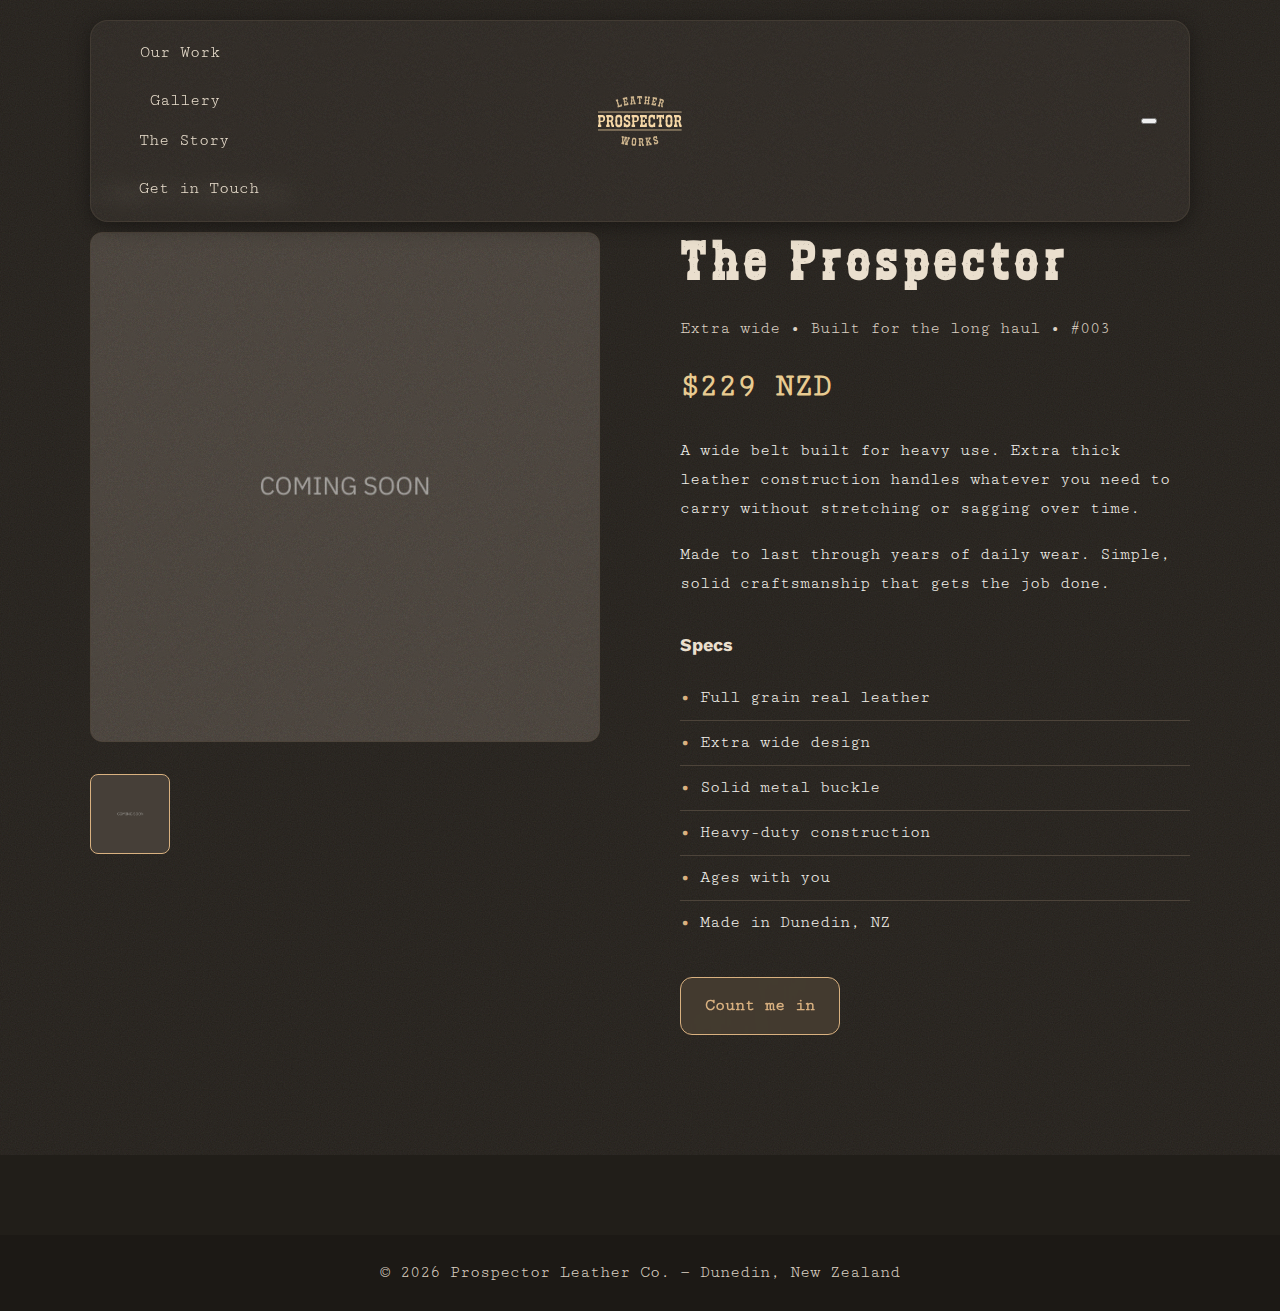
<file: prospector.html>
<!doctype html>
<html lang="en">
<head>
  <meta charset="utf-8" />
  <meta name="viewport" content="width=device-width, initial-scale=1" />
  <title>The Prospector — Prospector Leather Co.</title>
  <meta name="description" content="The Prospector - Heavy-duty leather ammo pouch built for the long haul. Made in Dunedin, NZ." />
  
  <link rel="preconnect" href="https://fonts.googleapis.com">
  <link rel="preconnect" href="https://fonts.gstatic.com" crossorigin>
  <link href="https://fonts.googleapis.com/css2?family=Cutive+Mono&family=Work+Sans:wght@600;800&display=swap" rel="stylesheet">

  <style>
    @font-face {
      font-family: 'Cowboy Outlaw';
      src: url('../fonts/Cowboy Outlaw Textured.otf') format('opentype'),
           url('../fonts/Cowboy Outlaw Textured.ttf') format('truetype');
      font-weight: normal;
      font-style: normal;
      font-display: swap;
    }

    :root{
      --ink:#f5f3ed;
      --ink-muted:#ddd2c4;
      --bg:#211e19;
      --panel:#2f2a23;
      --border:#4d443a;
      --brand:#527a55;
      --accent:#d9b180;
      --gold:#e8cb91;
      --rust:#b5764d;
      --sand:#eadfce;
      --sidebar: 300px;
      --maxw: 1100px;
      --radius: 12px;
      --gap: clamp(14px,2.8vw,26px);
      --gutter: 32px;
    }
    *{box-sizing:border-box}
    html,body{height:100%}
    html{scroll-behavior:smooth}
    body{
      margin:0;
      background:var(--bg);
      color:var(--ink);
      font-size:17px;
      font-family:"Cutive Mono", ui-monospace, SFMono-Regular, Menlo, Consolas, monospace;
      line-height:1.65;
    }

    .app{min-height:100dvh}
    nav.sidebar{position:fixed;top:20px;left:50%;transform:translateX(-50%);z-index:50;width:var(--maxw);display:flex;justify-content:center;transition:transform 0.3s ease;pointer-events:none}
    .sidebar-inner{display:flex;flex-direction:row;align-items:center;justify-content:space-between;width:100%;padding:0.75rem var(--gutter);position:relative;background:rgba(47,42,35,0.5);border:1px solid rgba(77,68,58,0.6);border-radius:18px;background-image:url("data:image/svg+xml,%3Csvg viewBox='0 0 400 400' xmlns='http://www.w3.org/2000/svg'%3E%3Cfilter id='noiseFilter'%3E%3CfeTurbulence type='fractalNoise' baseFrequency='2.5' numOctaves='4' stitchTiles='stitch'/%3E%3C/filter%3E%3Crect width='100%25' height='100%25' filter='url(%23noiseFilter)' opacity='0.08'/%3E%3C/svg%3E");backdrop-filter:blur(10px);box-shadow:0 4px 20px rgba(0,0,0,0.4);pointer-events:auto}
    .brand{position:absolute;left:50%;top:50%;transform:translate(-50%, -50%);display:flex;justify-content:center;align-items:center;flex-shrink:0}
    .logo-img{height:50px;width:auto;display:block;filter:brightness(0) saturate(100%) invert(85%) sepia(17%) saturate(631%) hue-rotate(350deg) brightness(102%) contrast(92%);transition:filter 0.3s ease}
    .brand a:hover .logo-img,.brand a:focus-visible .logo-img{filter:brightness(0) saturate(100%) invert(79%) sepia(13%) saturate(891%) hue-rotate(347deg) brightness(101%) contrast(90%)}
    .logo-text{font-family:"Work Sans", system-ui, sans-serif;font-weight:800;font-size:20px;letter-spacing:0.1em;color:var(--gold);text-transform:uppercase}
    .nav{display:flex;gap:8px;margin:0;flex-wrap:wrap;flex:1;max-width:40%}
    .nav-left{order:1;justify-content:flex-end}
    .nav-right{order:3;justify-content:flex-start}
    .nav a{color:var(--sand);text-decoration:none;padding:6px 16px;border-radius:10px;white-space:nowrap}
    .nav a:hover,.nav a:focus-visible{background:#3a332b;outline:none}
    .nav a[aria-current="page"]{background:transparent}
    .cta{background:transparent;color:var(--accent)}

    main{margin-left:0;}
    section{padding:clamp(40px,8vw,80px) 20px}
    .wrap{max-width:var(--maxw);margin:0 auto}
    h1,h2{font-family:"Cowboy Outlaw", "Work Sans", system-ui, sans-serif;margin:0 0 8px;line-height:1.18;letter-spacing:0.1em;color:var(--sand)}
    h1{font-size:clamp(28px,4.6vw,56px)}
    h2{font-size:clamp(22px,3.2vw,36px)}
    .muted{color:var(--ink-muted)}

    .product-hero{padding:clamp(100px,15vw,180px) 20px clamp(60px,10vw,120px);background:#24201b;position:relative;overflow:hidden}
    .product-hero::before{content:'';position:absolute;inset:0;background-image:url("data:image/svg+xml,%3Csvg viewBox='0 0 400 400' xmlns='http://www.w3.org/2000/svg'%3E%3Cfilter id='noiseFilter'%3E%3CfeTurbulence type='fractalNoise' baseFrequency='2.5' numOctaves='4' stitchTiles='stitch'/%3E%3C/filter%3E%3Crect width='100%25' height='100%25' filter='url(%23noiseFilter)' opacity='0.08'/%3E%3C/svg%3E");pointer-events:none}
    .product-hero .wrap{position:relative;z-index:5}

    .product-grid{display:grid;grid-template-columns:1fr 1fr;gap:clamp(40px,8vw,80px);align-items:start}
    .product-images{display:flex;flex-direction:column;gap:16px}
    .product-image{aspect-ratio:1;background:#322b23;border:1px solid var(--border);border-radius:var(--radius);overflow:hidden;display:grid;place-items:center;cursor:pointer;transition:all 0.2s ease;position:relative}
    .product-image::before{content:'';position:absolute;inset:0;background-image:url("data:image/svg+xml,%3Csvg viewBox='0 0 400 400' xmlns='http://www.w3.org/2000/svg'%3E%3Cfilter id='noiseFilter'%3E%3CfeTurbulence type='fractalNoise' baseFrequency='2.5' numOctaves='4' stitchTiles='stitch'/%3E%3C/filter%3E%3Crect width='100%25' height='100%25' filter='url(%23noiseFilter)' opacity='0.12'/%3E%3C/svg%3E");pointer-events:none;z-index:2}
    .product-image:hover{border-color:var(--accent);transform:translateY(-2px)}
    .product-image img{width:100%;height:100%;object-fit:cover;transition:all 0.4s cubic-bezier(0.4, 0, 0.2, 1);position:absolute;top:0;left:0}
    .product-image:hover img{transform:scale(1.05)}
    
    /* Directional slide animations */
    .product-image img.slide-out-left{transform:translateX(-100%);opacity:0}
    .product-image img.slide-out-right{transform:translateX(100%);opacity:0}
    .product-image img.slide-out-up{transform:translateY(-100%);opacity:0}
    .product-image img.slide-out-down{transform:translateY(100%);opacity:0}
    
    .product-image img.slide-in-left{transform:translateX(-100%);opacity:0}
    .product-image img.slide-in-right{transform:translateX(100%);opacity:0}
    .product-image img.slide-in-up{transform:translateY(-100%);opacity:0}
    .product-image img.slide-in-down{transform:translateY(100%);opacity:0}
    
    .product-image img.active{transform:translateX(0) translateY(0);opacity:1}
    .product-thumbnails{display:flex;gap:12px;margin-top:16px}
    .thumbnail{width:80px;height:80px;background:#322b23;border:1px solid var(--border);border-radius:8px;overflow:hidden;cursor:pointer;transition:all 0.2s ease;opacity:0.7}
    .thumbnail:hover,.thumbnail.active{border-color:var(--accent);opacity:1}
    .thumbnail img{width:100%;height:100%;object-fit:cover}

    .product-info h1{margin-bottom:16px}
    .product-price{font-size:clamp(24px,3vw,32px);color:var(--gold);font-weight:800;margin:16px 0 24px}
    .product-description{margin-bottom:32px;line-height:1.7}
    .product-features{margin:32px 0}
    .product-features h3{color:var(--sand);font-family:"Work Sans", system-ui, sans-serif;font-size:18px;margin-bottom:16px}
    .product-features ul{list-style:none;padding:0;margin:0}
    .product-features li{padding:8px 0;border-bottom:1px solid var(--border);position:relative;padding-left:20px}
    .product-features li:before{content:'•';color:var(--accent);font-weight:bold;position:absolute;left:0}
    .product-features li:last-child{border-bottom:none}

    .btn{display:inline-flex;align-items:center;gap:10px;padding:14px 24px;border-radius:var(--radius);border:1px solid var(--rust);background:rgba(47,42,35,.8);color:var(--sand);text-decoration:none;font-weight:600;backdrop-filter:blur(10px);transition:all 0.2s ease}
    .btn:hover,.btn:focus-visible{border-color:var(--accent);background:rgba(47,42,35,.95);transform:translateY(-1px);outline:none}
    .btn.primary{background:rgba(217,177,128,.15);border-color:var(--accent);color:var(--accent)}

    .back-link{color:var(--ink-muted);text-decoration:none;display:inline-flex;align-items:center;gap:8px;margin-bottom:24px;transition:color 0.2s ease}
    .back-link:hover{color:var(--sand)}

    footer{padding:24px 16px;color:var(--ink-muted);text-align:center;background:#1c1915;margin-top:80px}


    @media (max-width: 980px){
      nav.sidebar{width:calc(100% - 40px);max-width:var(--maxw)}
      .sidebar-inner{padding:0.65rem 20px;gap:10px}
      .logo-img{height:42px}
      .nav{gap:4px;max-width:45%}
      .nav a{padding:6px 12px;font-size:13px;white-space:nowrap}
    }
    @media (max-width: 768px){
      nav.sidebar{width:calc(100% - 24px);top:12px;max-width:500px}
      .sidebar-inner{flex-direction:column;padding:1.25rem 1rem;gap:0;border-radius:14px;background:rgba(47,42,35,0.65)}
      .brand{position:static;transform:none;order:1;margin-bottom:14px;padding-bottom:12px;border-bottom:1px solid rgba(77,68,58,0.4)}
      .logo-img{height:36px}
      .nav{order:2;flex-wrap:wrap;justify-content:center;position:static;transform:none;max-width:100%;gap:8px;flex:none}
      .nav-left{margin-bottom:4px}
      .nav-right{margin-top:4px}
      .nav-left,.nav-right{justify-content:center;width:100%}
      .nav a{padding:10px 18px;font-size:14px;flex:0 0 auto}
      .product-grid{grid-template-columns:1fr;gap:32px}
      .product-thumbnails{flex-wrap:wrap;justify-content:center}
      .thumbnail{width:70px;height:70px}
    }
  </style>
  
  <!-- Google tag (gtag.js) -->
  <script async src="https://www.googletagmanager.com/gtag/js?id=G-ZYHPYBESEY"></script>
  <script>
    window.dataLayer = window.dataLayer || [];
    function gtag(){dataLayer.push(arguments);}
    gtag('js', new Date());

    gtag('config', 'G-ZYHPYBESEY');
  </script>
</head>
<body>
  <div class="app">
    <nav class="sidebar topo" aria-label="Primary">
      <div class="sidebar-inner">
        <!-- Navigation will be populated by JavaScript -->
      </div>
    </nav>

    <main>
      <section class="product-hero">
        <div class="wrap">
          <a href="index.html" class="back-link">← Back to collection</a>
          <div class="product-grid">
            <div class="product-images">
              <div class="product-image" id="product-image-container">
                <img id="main-image" src="images/product shots/comingSoon.png" alt="The Prospector - Heavy-duty leather ammo pouch built for the long haul" class="active" />
              </div>
              <div class="product-thumbnails">
                <div class="thumbnail active" onclick="changeImage('images/product shots/comingSoon.png', 0)">
                  <img src="images/product shots/comingSoon.png" alt="Prospector coming soon" />
                </div>
              </div>
            </div>
            <div class="product-info">
              <h1>The Prospector</h1>
              <p class="muted">Extra wide • Built for the long haul • #003</p>
              <div class="product-price">$229 NZD</div>
              <div class="product-description">
                <p>A wide belt built for heavy use. Extra thick leather construction handles whatever you need to carry without stretching or sagging over time.</p>
                <p>Made to last through years of daily wear. Simple, solid craftsmanship that gets the job done.</p>
              </div>
              
              <div class="product-features">
                <h3>Specs</h3>
                <ul>
                  <li>Full grain real leather</li>
                  <li>Extra wide design</li>
                  <li>Solid metal buckle</li>
                  <li>Heavy-duty construction</li>
                  <li>Ages with you</li>
                  <li>Made in Dunedin, NZ</li>
                </ul>
              </div>

              <a href="https://guttural-sail-eb8.notion.site/26f95b05408b8065a640e74f73978677?pvs=105" target="_blank" class="btn primary">Count me in</a>
            </div>
          </div>
        </div>
      </section>

      <footer>
        © <span id="y"></span> Prospector Leather Co. — Dunedin, New Zealand
      </footer>
    </main>
  </div>

  <script>
    document.getElementById('y').textContent = new Date().getFullYear();
    
    let currentImageIndex = 0;
    let isAnimating = false;
    
    function changeImage(src, newIndex) {
      if (isAnimating || newIndex === currentImageIndex) return;
      
      isAnimating = true;
      const container = document.getElementById('product-image-container');
      const currentImage = document.getElementById('main-image');
      
      // Determine animation direction based on thumbnail positions
      const direction = getAnimationDirection(currentImageIndex, newIndex);
      
      // Create new image element
      const newImage = document.createElement('img');
      newImage.src = src;
      newImage.alt = currentImage.alt;
      newImage.style.zIndex = '1';
      
      // Position new image off-screen based on direction
      newImage.className = `slide-in-${direction}`;
      container.appendChild(newImage);
      
      // Force browser to recognize the new image positioning
      newImage.offsetHeight;
      
      // Start animations
      currentImage.className = `slide-out-${getOppositeDirection(direction)}`;
      newImage.className = 'active';
      
      // Clean up after animation
      setTimeout(() => {
        container.removeChild(currentImage);
        newImage.id = 'main-image';
        newImage.style.zIndex = '';
        currentImageIndex = newIndex;
        isAnimating = false;
      }, 400);
      
      // Update active thumbnail
      updateThumbnails(newIndex);
    }
    
    function getAnimationDirection(currentIndex, newIndex) {
      // Simple left/right based on thumbnail sequence
      if (newIndex > currentIndex) return 'right'; // Moving to a later thumbnail
      if (newIndex < currentIndex) return 'left';  // Moving to an earlier thumbnail
      
      return 'left'; // fallback
    }
    
    function getOppositeDirection(direction) {
      const opposites = {
        'left': 'right',
        'right': 'left', 
        'up': 'down',
        'down': 'up'
      };
      return opposites[direction];
    }
    
    function updateThumbnails(activeIndex) {
      const thumbnails = document.querySelectorAll('.thumbnail');
      thumbnails.forEach((thumb, i) => {
        if (i === activeIndex) {
          thumb.classList.add('active');
        } else {
          thumb.classList.remove('active');
        }
      });
    }
    
    // No page transitions - just normal navigation
  </script>
  <script src="js/script.js"></script>
</body>
</html>
</file>
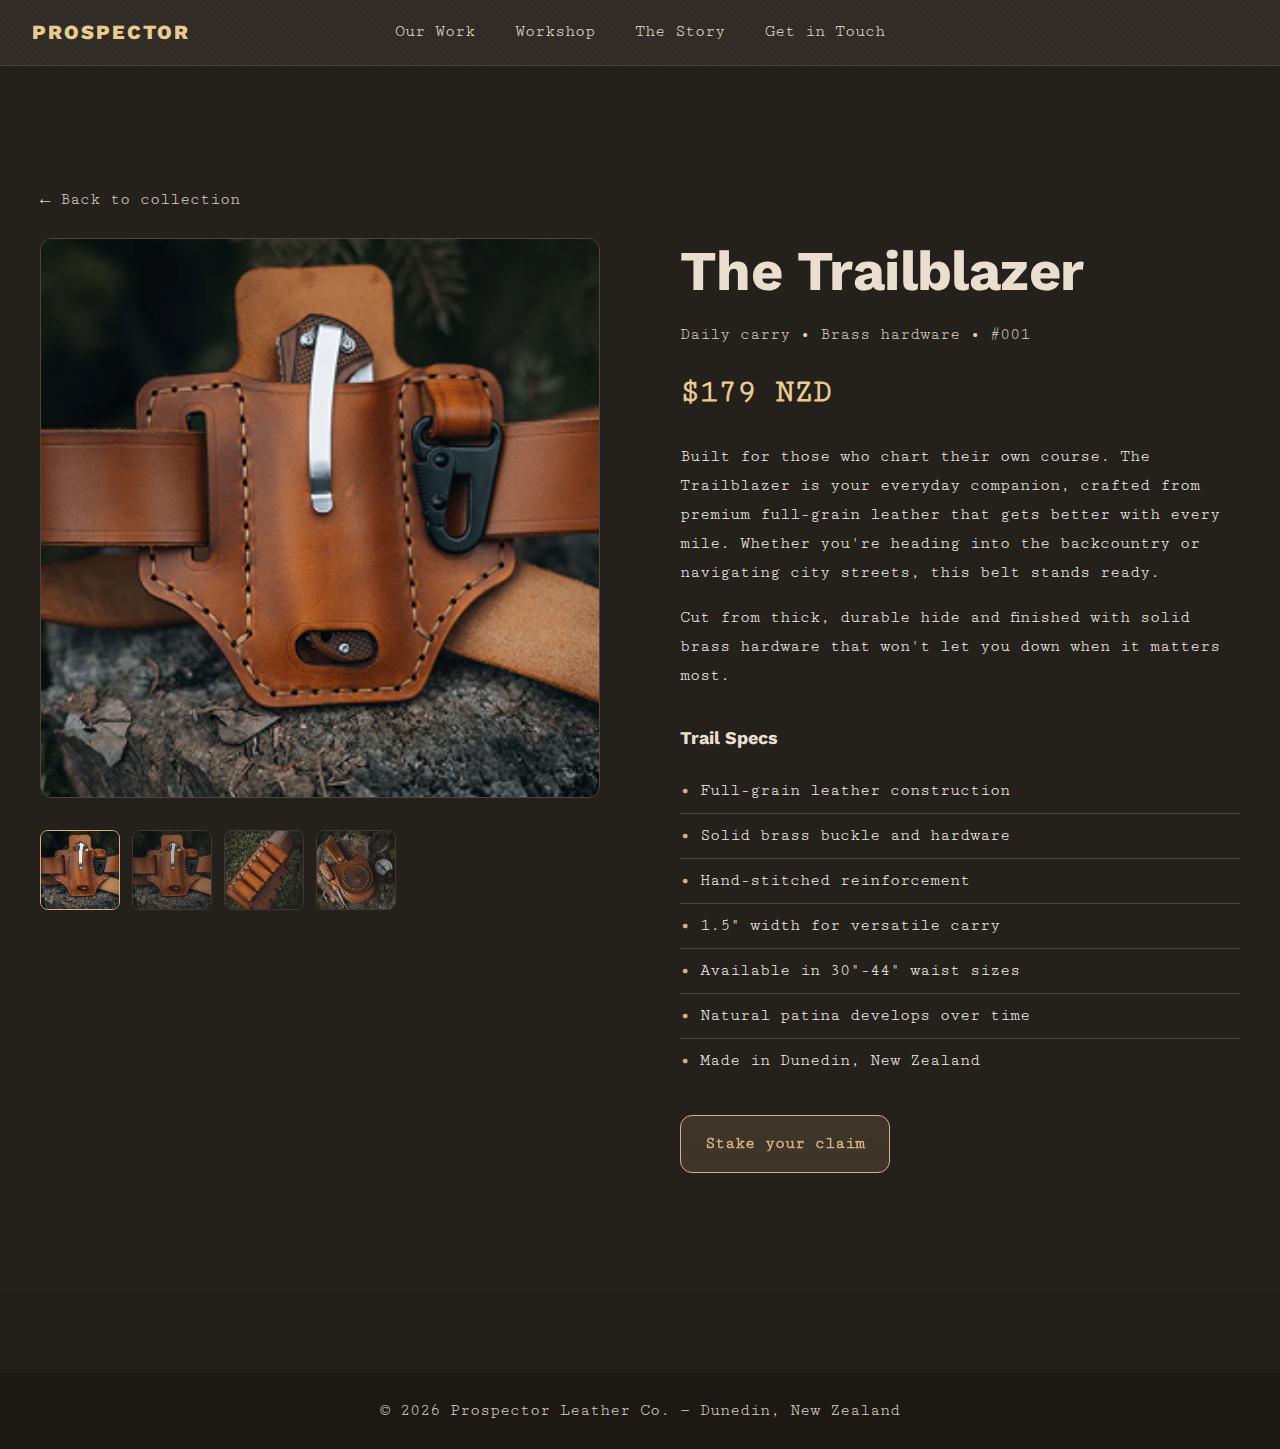
<file: trailblazer.html>
<!doctype html>
<html lang="en">
<head>
  <meta charset="utf-8" />
  <meta name="viewport" content="width=device-width, initial-scale=1" />
  <title>The Trailblazer — Prospector Leather Co.</title>
  <meta name="description" content="The Trailblazer - Daily carry leather belt with brass hardware. Made in Dunedin, NZ." />
  
  <link rel="preconnect" href="https://fonts.googleapis.com">
  <link rel="preconnect" href="https://fonts.gstatic.com" crossorigin>
  <link href="https://fonts.googleapis.com/css2?family=Cutive+Mono&family=Work+Sans:wght@600;800&display=swap" rel="stylesheet">

  <style>
    :root{
      --ink:#f5f3ed;
      --ink-muted:#ddd2c4;
      --bg:#211e19;
      --panel:#2f2a23;
      --border:#4d443a;
      --brand:#527a55;
      --accent:#d9b180;
      --gold:#e8cb91;
      --rust:#b5764d;
      --sand:#eadfce;
      --sidebar: 300px;
      --maxw: 1200px;
      --radius: 12px;
      --gap: clamp(14px,2.8vw,26px);
      --gutter: 32px;
    }
    *{box-sizing:border-box}
    html,body{height:100%}
    html{scroll-behavior:smooth}
    body{
      margin:0;
      background:var(--bg);
      color:var(--ink);
      font-size:17px;
      font-family:"Cutive Mono", ui-monospace, SFMono-Regular, Menlo, Consolas, monospace;
      line-height:1.65;
    }

    .topo{ background: var(--panel); }
    .app{min-height:100dvh}
    nav.sidebar{position:sticky;top:0;z-index:50;width:100%;border-bottom:1px solid var(--border);display:flex;background-image:repeating-linear-gradient(45deg,transparent,transparent 2px,rgba(255,255,255,.02) 2px,rgba(255,255,255,.02) 4px)}
    .sidebar-inner{display:flex;align-items:center;width:100%;padding:1rem var(--gutter);gap:20px;position:relative}
    .brand{order:1}
    .logo-text{font-family:"Work Sans", system-ui, sans-serif;font-weight:800;font-size:20px;letter-spacing:0.1em;color:var(--gold);text-transform:uppercase}
    .nav{display:flex;gap:8px;margin:0;position:absolute;left:50%;transform:translateX(-50%)}
    .nav a{color:var(--sand);text-decoration:none;padding:10px 16px;border-radius:10px;white-space:nowrap}
    .nav a:hover,.nav a:focus-visible{background:#3a332b;outline:none}
    .nav a[aria-current="page"]{background:transparent}
    .cta{background:transparent;color:var(--accent)}

    main{margin-left:0;}
    section{padding:clamp(40px,8vw,80px) 20px}
    .wrap{max-width:var(--maxw);margin:0 auto}
    h1,h2{font-family:"Work Sans", system-ui, sans-serif;margin:0 0 8px;line-height:1.18;letter-spacing:-0.01em;color:var(--sand)}
    h1{font-size:clamp(28px,4.6vw,56px)}
    h2{font-size:clamp(22px,3.2vw,36px)}
    .muted{color:var(--ink-muted)}

    .product-hero{padding:clamp(60px,10vw,120px) 20px;background:#24201b;position:relative;overflow:hidden}
    .product-hero .wrap{position:relative;z-index:5}

    .product-grid{display:grid;grid-template-columns:1fr 1fr;gap:clamp(40px,8vw,80px);align-items:start}
    .product-images{display:flex;flex-direction:column;gap:16px}
    .product-image{aspect-ratio:1;background:#322b23;border:1px solid var(--border);border-radius:var(--radius);overflow:hidden;display:grid;place-items:center;cursor:pointer;transition:all 0.2s ease;position:relative}
    .product-image:hover{border-color:var(--accent);transform:translateY(-2px)}
    .product-image img{width:100%;height:100%;object-fit:cover;transition:all 0.4s cubic-bezier(0.4, 0, 0.2, 1);position:absolute;top:0;left:0}
    .product-image:hover img{transform:scale(1.05)}
    
    /* Directional slide animations */
    .product-image img.slide-out-left{transform:translateX(-100%);opacity:0}
    .product-image img.slide-out-right{transform:translateX(100%);opacity:0}
    .product-image img.slide-out-up{transform:translateY(-100%);opacity:0}
    .product-image img.slide-out-down{transform:translateY(100%);opacity:0}
    
    .product-image img.slide-in-left{transform:translateX(-100%);opacity:0}
    .product-image img.slide-in-right{transform:translateX(100%);opacity:0}
    .product-image img.slide-in-up{transform:translateY(-100%);opacity:0}
    .product-image img.slide-in-down{transform:translateY(100%);opacity:0}
    
    .product-image img.active{transform:translateX(0) translateY(0);opacity:1}
    .product-thumbnails{display:flex;gap:12px;margin-top:16px}
    .thumbnail{width:80px;height:80px;background:#322b23;border:1px solid var(--border);border-radius:8px;overflow:hidden;cursor:pointer;transition:all 0.2s ease;opacity:0.7}
    .thumbnail:hover,.thumbnail.active{border-color:var(--accent);opacity:1}
    .thumbnail img{width:100%;height:100%;object-fit:cover}

    .product-info h1{margin-bottom:16px}
    .product-price{font-size:clamp(24px,3vw,32px);color:var(--gold);font-weight:800;margin:16px 0 24px}
    .product-description{margin-bottom:32px;line-height:1.7}
    .product-features{margin:32px 0}
    .product-features h3{color:var(--sand);font-family:"Work Sans", system-ui, sans-serif;font-size:18px;margin-bottom:16px}
    .product-features ul{list-style:none;padding:0;margin:0}
    .product-features li{padding:8px 0;border-bottom:1px solid var(--border);position:relative;padding-left:20px}
    .product-features li:before{content:'•';color:var(--accent);font-weight:bold;position:absolute;left:0}
    .product-features li:last-child{border-bottom:none}

    .btn{display:inline-flex;align-items:center;gap:10px;padding:14px 24px;border-radius:var(--radius);border:1px solid var(--rust);background:rgba(47,42,35,.8);color:var(--sand);text-decoration:none;font-weight:600;backdrop-filter:blur(10px);transition:all 0.2s ease}
    .btn:hover,.btn:focus-visible{border-color:var(--accent);background:rgba(47,42,35,.95);transform:translateY(-1px);outline:none}
    .btn.primary{background:rgba(217,177,128,.15);border-color:var(--accent);color:var(--accent)}

    .back-link{color:var(--ink-muted);text-decoration:none;display:inline-flex;align-items:center;gap:8px;margin-bottom:24px;transition:color 0.2s ease}
    .back-link:hover{color:var(--sand)}

    footer{padding:24px 16px;color:var(--ink-muted);text-align:center;background:#1c1915;margin-top:80px}


    @media (max-width: 768px){
      .product-grid{grid-template-columns:1fr;gap:32px}
      .product-thumbnails{flex-wrap:wrap;justify-content:center}
      .thumbnail{width:70px;height:70px}
      .sidebar-inner{flex-wrap:wrap;justify-content:center;gap:8px}
      .brand{order:1;flex-basis:100%;text-align:center}
      .nav{order:2;flex-wrap:wrap;justify-content:center;position:static;transform:none}
      .nav a{padding:8px 12px;font-size:14px}
    }
  </style>
</head>
<body>
  <div class="app">
    <nav class="sidebar topo" aria-label="Primary">
      <div class="sidebar-inner">
        <div class="brand">
          <a href="index.html" style="text-decoration:none;color:inherit">
            <div class="logo-text">PROSPECTOR</div>
          </a>
        </div>
        <div class="nav">
          <a href="index.html#products">Our Work</a>
          <a href="index.html#gallery">Workshop</a>
          <a href="index.html#about">The Story</a>
          <a class="cta" href="index.html#contact">Get in Touch</a>
        </div>
      </div>
    </nav>

    <main>
      <section class="product-hero">
        <div class="wrap">
          <a href="index.html" class="back-link">← Back to collection</a>
          <div class="product-grid">
            <div class="product-images">
              <div class="product-image" id="product-image-container">
                <img id="main-image" src="images/product shots/001.png" alt="The Trailblazer - Daily carry leather belt with brass hardware" class="active" />
              </div>
              <div class="product-thumbnails">
                <div class="thumbnail active" onclick="changeImage('images/product shots/001.png', 0)">
                  <img src="images/product shots/001.png" alt="Trailblazer main view" />
                </div>
                <div class="thumbnail" onclick="changeImage('images/workshop shots/001.png', 1)">
                  <img src="images/workshop shots/001.png" alt="Trailblazer detail view" />
                </div>
                <div class="thumbnail" onclick="changeImage('images/workshop shots/002.png', 2)">
                  <img src="images/workshop shots/002.png" alt="Trailblazer in use" />
                </div>
                <div class="thumbnail" onclick="changeImage('images/workshop shots/003.png', 3)">
                  <img src="images/workshop shots/003.png" alt="Trailblazer craftsmanship" />
                </div>
              </div>
            </div>
            <div class="product-info">
              <h1>The Trailblazer</h1>
              <p class="muted">Daily carry • Brass hardware • #001</p>
              <div class="product-price">$179 NZD</div>
              <div class="product-description">
                <p>Built for those who chart their own course. The Trailblazer is your everyday companion, crafted from premium full-grain leather that gets better with every mile. Whether you're heading into the backcountry or navigating city streets, this belt stands ready.</p>
                <p>Cut from thick, durable hide and finished with solid brass hardware that won't let you down when it matters most.</p>
              </div>
              
              <div class="product-features">
                <h3>Trail Specs</h3>
                <ul>
                  <li>Full-grain leather construction</li>
                  <li>Solid brass buckle and hardware</li>
                  <li>Hand-stitched reinforcement</li>
                  <li>1.5" width for versatile carry</li>
                  <li>Available in 30"-44" waist sizes</li>
                  <li>Natural patina develops over time</li>
                  <li>Made in Dunedin, New Zealand</li>
                </ul>
              </div>

              <a href="index.html#contact" class="btn primary">Stake your claim</a>
            </div>
          </div>
        </div>
      </section>

      <footer>
        © <span id="y"></span> Prospector Leather Co. — Dunedin, New Zealand
      </footer>
    </main>
  </div>

  <script>
    document.getElementById('y').textContent = new Date().getFullYear();
    
    let currentImageIndex = 0;
    let isAnimating = false;
    
    function changeImage(src, newIndex) {
      if (isAnimating || newIndex === currentImageIndex) return;
      
      isAnimating = true;
      const container = document.getElementById('product-image-container');
      const currentImage = document.getElementById('main-image');
      
      // Determine animation direction based on thumbnail positions
      const direction = getAnimationDirection(currentImageIndex, newIndex);
      
      // Create new image element
      const newImage = document.createElement('img');
      newImage.src = src;
      newImage.alt = currentImage.alt;
      newImage.style.zIndex = '1';
      
      // Position new image off-screen based on direction
      newImage.className = `slide-in-${direction}`;
      container.appendChild(newImage);
      
      // Force browser to recognize the new image positioning
      newImage.offsetHeight;
      
      // Start animations
      currentImage.className = `slide-out-${getOppositeDirection(direction)}`;
      newImage.className = 'active';
      
      // Clean up after animation
      setTimeout(() => {
        container.removeChild(currentImage);
        newImage.id = 'main-image';
        newImage.style.zIndex = '';
        currentImageIndex = newIndex;
        isAnimating = false;
      }, 400);
      
      // Update active thumbnail
      updateThumbnails(newIndex);
    }
    
    function getAnimationDirection(currentIndex, newIndex) {
      // Simple left/right based on thumbnail sequence
      if (newIndex > currentIndex) return 'right'; // Moving to a later thumbnail
      if (newIndex < currentIndex) return 'left';  // Moving to an earlier thumbnail
      
      return 'left'; // fallback
    }
    
    function getOppositeDirection(direction) {
      const opposites = {
        'left': 'right',
        'right': 'left', 
        'up': 'down',
        'down': 'up'
      };
      return opposites[direction];
    }
    
    function updateThumbnails(activeIndex) {
      const thumbnails = document.querySelectorAll('.thumbnail');
      thumbnails.forEach((thumb, i) => {
        if (i === activeIndex) {
          thumb.classList.add('active');
        } else {
          thumb.classList.remove('active');
        }
      });
    }
    
    // No page transitions - just normal navigation
  </script>
</body>
</html>
</file>
